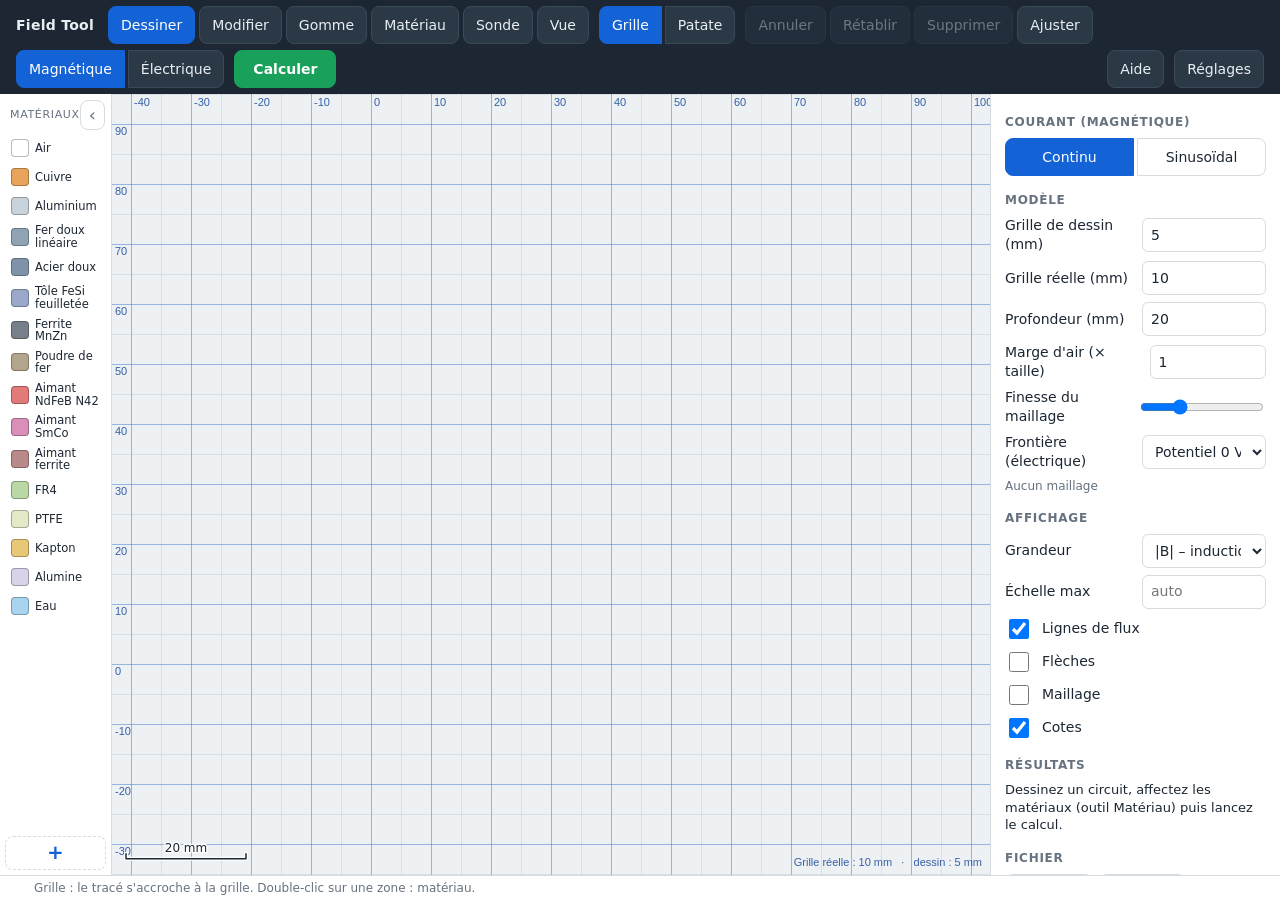
<file: index.html>
<!doctype html>
<html lang="fr">
<head>
<meta charset="utf-8">
<meta name="viewport" content="width=device-width, initial-scale=1, maximum-scale=1, user-scalable=no, viewport-fit=cover">
<meta name="apple-mobile-web-app-capable" content="yes">
<meta name="mobile-web-app-capable" content="yes">
<meta name="apple-mobile-web-app-title" content="Field Tool">
<meta name="apple-mobile-web-app-status-bar-style" content="black-translucent">
<meta name="theme-color" content="#1c2733">
<title>Field Tool</title>
<link rel="manifest" href="manifest.webmanifest">
<link rel="apple-touch-icon" href="icons/apple-touch-icon.png">
<link rel="stylesheet" href="style.css">
<script>
  // Mode hors connexion (uniquement servi en http/https, ignoré en double-clic file://)
  if ("serviceWorker" in navigator && /^https?:$/.test(location.protocol))
    addEventListener("load", () => navigator.serviceWorker.register("sw.js").catch(() => {}));
</script>
</head>
<body>
<header id="bar">
  <div class="brand">Field Tool</div>
  <div class="grp" id="tools">
    <button data-tool="draw" class="on" title="Tracer à main levée (D)">Dessiner</button>
    <button data-tool="edit" title="Sélectionner une arête, déplacer un sommet (S)">Modifier</button>
    <button data-tool="erase" title="Effacer les arêtes touchées (E)">Gomme</button>
    <button data-tool="mat" title="Toucher une zone pour choisir son matériau (M)">Matériau</button>
    <button data-tool="probe" title="Lire les valeurs du champ (P)">Sonde</button>
    <button data-tool="pan" title="Déplacer la vue">Vue</button>
  </div>
  <div class="grp seg" id="dmode" title="Mode de tracé (G, ou bouton du stylet)">
    <button data-dm="grid" class="on" title="Le tracé s'accroche à la grille en droites, arcs et cercles">Grille</button>
    <button data-dm="free" title="Le tracé est gardé tel quel">Patate</button>
  </div>
  <div class="grp">
    <button id="btnUndo" title="Annuler (Ctrl+Z)">Annuler</button>
    <button id="btnRedo" title="Rétablir (Ctrl+Y)">Rétablir</button>
    <button id="btnDel" title="Supprimer l'arête sélectionnée" disabled>Supprimer</button>
    <button id="btnFit" title="Ajuster la vue au dessin">Ajuster</button>
  </div>
  <div class="grp seg" id="phys">
    <button data-phys="mag" class="on">Magnétique</button>
    <button data-phys="elec">Électrique</button>
  </div>
  <button id="btnSolve" class="primary">Calculer</button>
  <div class="spacer"></div>
  <a id="btnHelp" class="btn" href="aide.html" title="Mode d'emploi">Aide</a>
  <button id="btnPanel" title="Afficher / masquer le panneau">Réglages</button>
</header>

<main>
  <aside id="palette" aria-label="Palette de matériaux">
    <div class="palHead"><span>Matériaux</span><button id="palHide" title="Masquer la palette">‹</button></div>
    <div id="palList"></div>
    <button id="palAdd" title="Créer un matériau">+</button>
  </aside>
  <div id="wrap">
    <canvas id="gl"></canvas>
    <canvas id="cv"></canvas>
    <div id="readout" hidden></div>
    <div id="toast" hidden></div>
    <button id="palShow" title="Afficher la palette de matériaux" hidden>Matériaux ›</button>
  </div>
  <aside id="panel">
    <section id="secAC">
      <h2>Courant (magnétique)</h2>
      <div class="grp seg" id="acMode">
        <button type="button" data-ac="0" class="on">Continu</button>
        <button type="button" data-ac="1">Sinusoïdal</button>
      </div>
      <label id="lbFreq">Fréquence (Hz) <input id="inFreq" type="number" min="0.001" step="any" inputmode="decimal"></label>
      <p class="hint" id="acHint">Amplitudes crête. Les zones conductrices sans source sont le siège de courants induits.</p>
    </section>
    <section>
      <h2>Modèle</h2>
      <label>Grille de dessin (mm) <input id="inGrid" type="number" min="0.01" step="any" inputmode="decimal" title="Pas d'accrochage des segments et des arcs"></label>
      <label>Grille réelle (mm) <input id="inGridReal" type="number" min="0.01" step="any" inputmode="decimal" title="Quadrillage gradué en millimètres, pour lire les dimensions"></label>
      <label>Profondeur (mm) <input id="inDepth" type="number" min="0.01" step="any" inputmode="decimal"></label>
      <label>Marge d'air (× taille) <input id="inMargin" type="number" min="0.2" max="10" step="0.1" inputmode="decimal"></label>
      <label>Finesse du maillage <input id="inMesh" type="range" min="15" max="100" step="5"></label>
      <label>Frontière (électrique)
        <select id="inBc"><option value="V0">Potentiel 0 V</option><option value="none">Isolée</option></select>
      </label>
      <p class="hint" id="meshInfo">Aucun maillage</p>
    </section>
    <section>
      <h2>Affichage</h2>
      <label>Grandeur <select id="inQty"></select></label>
      <label>Échelle max <input id="inMax" type="number" step="any" placeholder="auto" inputmode="decimal"></label>
      <div id="acDisp" hidden>
        <label>Instant ωt <span class="val" id="phaseVal">0°</span> <input id="inPhase" type="range" min="0" max="360" step="5" value="0"></label>
        <label class="chk"><input id="ckAnim" type="checkbox"> Animer (lignes et flèches)</label>
      </div>
      <label class="chk"><input id="ckLines" type="checkbox" checked> Lignes de champ</label>
      <label class="chk"><input id="ckArrows" type="checkbox"> Flèches</label>
      <label class="chk"><input id="ckMesh" type="checkbox"> Maillage</label>
      <label class="chk"><input id="ckDims" type="checkbox" checked> Cotes</label>
    </section>
    <section>
      <h2>Résultats</h2>
      <div id="results" class="results">Dessinez un circuit, affectez les matériaux puis lancez le calcul.</div>
    </section>
    <section>
      <h2>Fichier</h2>
      <div class="btns">
        <button id="btnNew">Nouveau</button>
        <button id="btnExample">Exemple</button>
        <button id="btnSave">Enregistrer</button>
        <button id="btnOpen">Ouvrir</button>
      </div>
      <h2>Image de fond (Freeform, photo…)</h2>
      <div class="btns">
        <button id="btnImg">Importer</button>
        <button id="btnCalib" disabled>Mettre à l'échelle</button>
        <button id="btnImgDel" disabled>Retirer</button>
      </div>
      <label>Opacité <input id="inAlpha" type="range" min="0.1" max="1" step="0.05" value="0.5"></label>
      <input id="fileOpen" type="file" accept=".json,application/json" hidden>
      <input id="fileImg" type="file" accept="image/*" hidden>
    </section>
  </aside>
</main>
<footer id="status"><span id="stPos"></span><span id="stMsg"></span></footer>

<dialog id="dlg">
  <form method="dialog" id="dlgForm">
    <h2>Propriétés de la zone</h2>
    <label>Matériau <select id="dMat"></select></label>
    <details id="dCustom">
      <summary>Créer un matériau personnalisé</summary>
      <label>Nom <input id="cName" type="text" placeholder="Mon matériau"></label>
      <label>µr (perméabilité relative) <input id="cMur" type="number" step="any" value="1000"></label>
      <label>Js saturation (T, 0 = linéaire) <input id="cJs" type="number" step="any" value="0"></label>
      <label>Br aimant (T, 0 = aucun) <input id="cBr" type="number" step="any" value="0"></label>
      <label>εr (permittivité relative) <input id="cEps" type="number" step="any" value="1"></label>
      <label>Conductivité σ (MS/m, 0 = isolant) <input id="cSig" type="number" step="any" value="0"></label>
      <button type="button" id="cAdd">Ajouter ce matériau</button>
    </details>
    <fieldset id="dMagnet">
      <legend>Aimantation</legend>
      <label>Direction (°, 0 = +x, 90 = +y) <input id="dAngle" type="number" step="any" value="0"></label>
      <div class="btns"><button type="button" data-ang="0">→</button><button type="button" data-ang="90">↑</button><button type="button" data-ang="180">←</button><button type="button" data-ang="270">↓</button></div>
    </fieldset>
    <fieldset id="dFsMag">
      <legend>Source magnétique</legend>
      <label>Type <select id="dSrc"><option value="none">Aucune</option><option value="NI">Bobine : ampères-tours (A·t)</option><option value="J">Bobine : densité de courant (A/mm²)</option><option value="I">Conducteur massif : courant (A)</option></select></label>
      <label>Valeur (+ = sortant ⊙, − = entrant ⊗) <input id="dSrcVal" type="number" step="any" value="0"></label>
      <label id="dPhaseL">Phase (°) <input id="dPhase" type="number" step="any" value="0"></label>
      <p class="hint" id="dSrcHint"></p>
    </fieldset>
    <fieldset id="dFsElec">
      <legend>Source électrique</legend>
      <label>Type <select id="dElec"><option value="none">Aucune</option><option value="V">Potentiel imposé (V)</option><option value="rho">Densité de charge (C/m³)</option></select></label>
      <label>Valeur <input id="dElecVal" type="number" step="any" value="0"></label>
    </fieldset>
    <div class="btns end">
      <button type="button" id="dReset">Remettre en air</button>
      <button type="button" id="dCancel">Annuler</button>
      <button type="button" id="dOk" class="primary">Valider</button>
    </div>
  </form>
</dialog>

<dialog id="dNew">
  <form method="dialog">
    <h2>Nouveau matériau</h2>
    <label>Nom <input id="nName" type="text" placeholder="Mon matériau"></label>
    <label>Couleur <input id="nColor" type="color" value="#c7b8ea"></label>
    <label>µr (perméabilité relative) <input id="nMur" type="number" step="any" value="1000" inputmode="decimal"></label>
    <label>Js saturation (T, 0 = linéaire) <input id="nJs" type="number" step="any" value="0" inputmode="decimal"></label>
    <label>Br aimant (T, 0 = aucun) <input id="nBr" type="number" step="any" value="0" inputmode="decimal"></label>
    <label>εr (permittivité relative) <input id="nEps" type="number" step="any" value="1" inputmode="decimal"></label>
    <label>Conductivité σ (MS/m, 0 = isolant) <input id="nSig" type="number" step="any" value="0" inputmode="decimal"></label>
    <div class="btns end">
      <button type="button" id="nCancel">Annuler</button>
      <button type="button" id="nOk" class="primary">Créer</button>
    </div>
  </form>
</dialog>

<dialog id="ask">
  <form method="dialog">
    <p id="askMsg"></p>
    <input id="askIn" type="number" step="any" inputmode="decimal" hidden>
    <textarea id="askTxt" rows="8" spellcheck="false" hidden></textarea>
    <div class="btns end" id="askBtns"></div>
  </form>
</dialog>

<script src="js/materials.js"></script>
<script src="js/geometry.js"></script>
<script src="js/mesher.js"></script>
<script src="js/fem.js"></script>
<script src="js/app.js"></script>
</body>
</html>
</file>
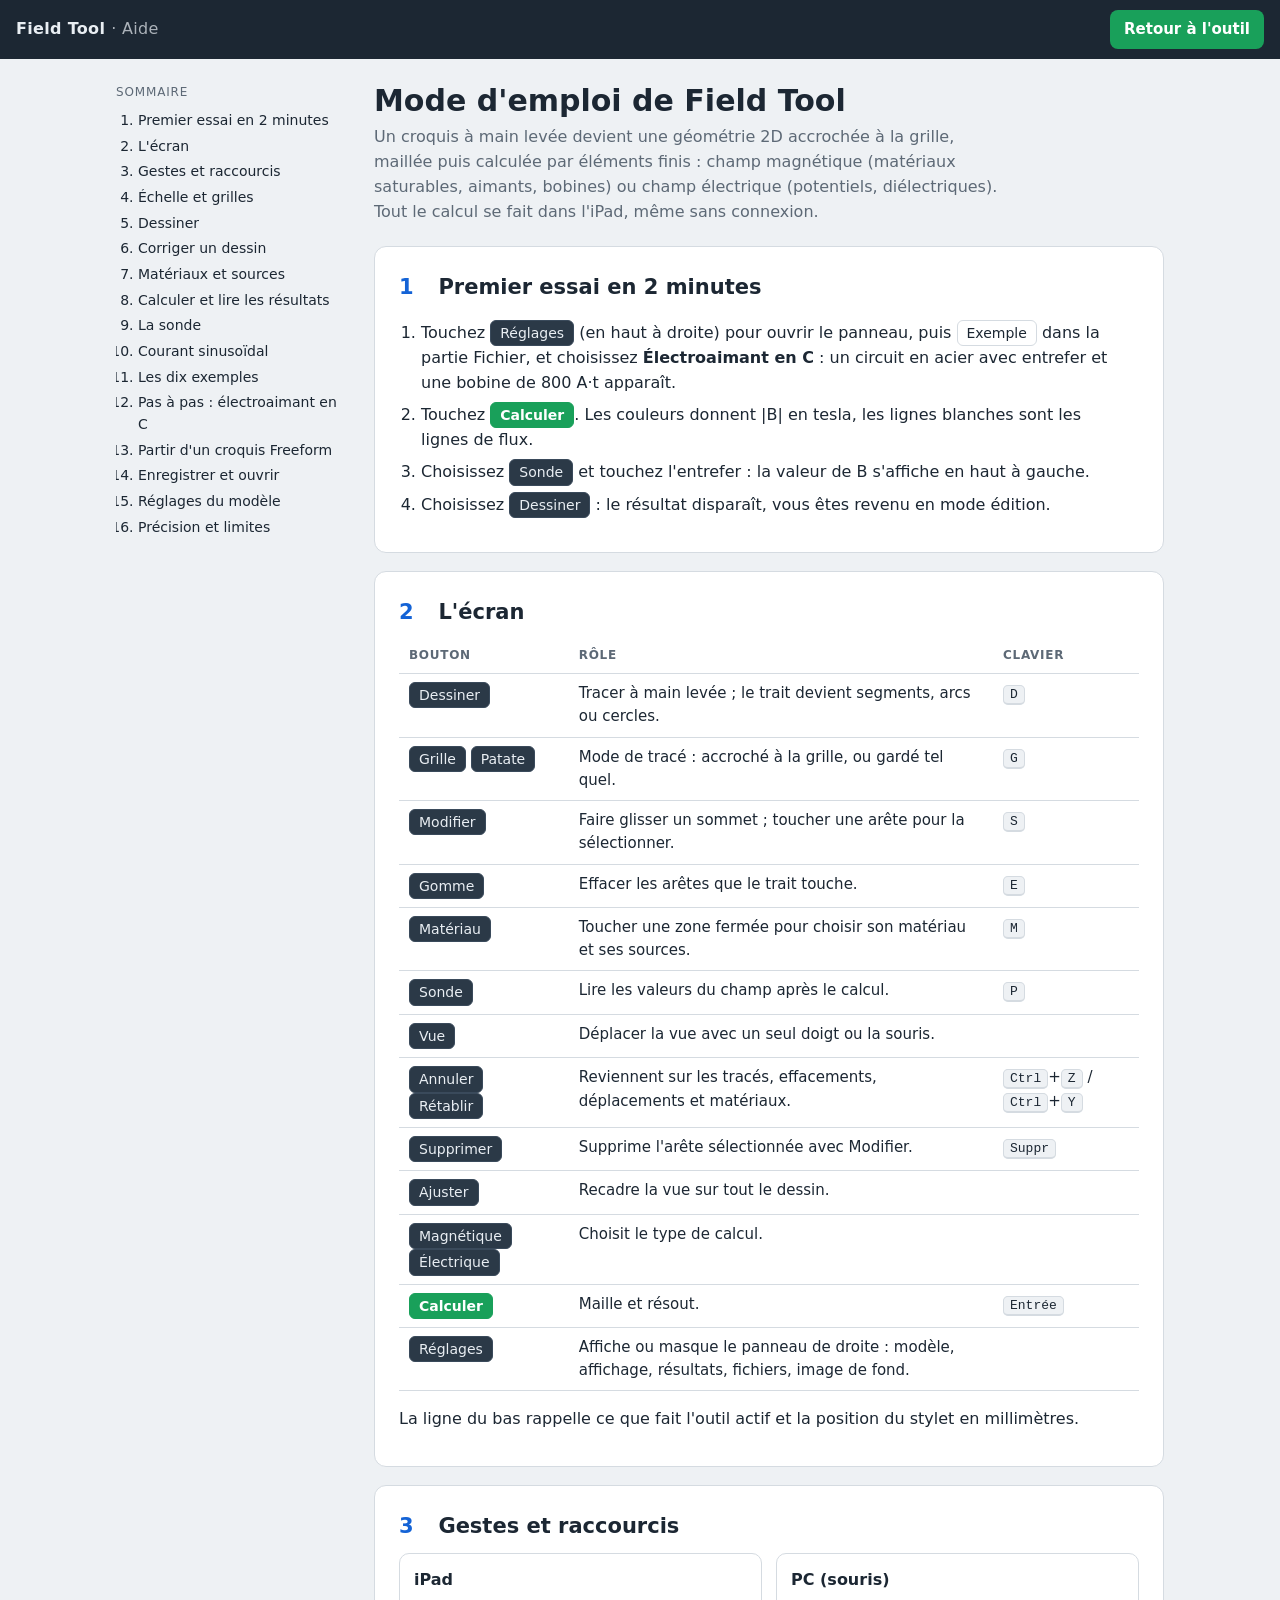
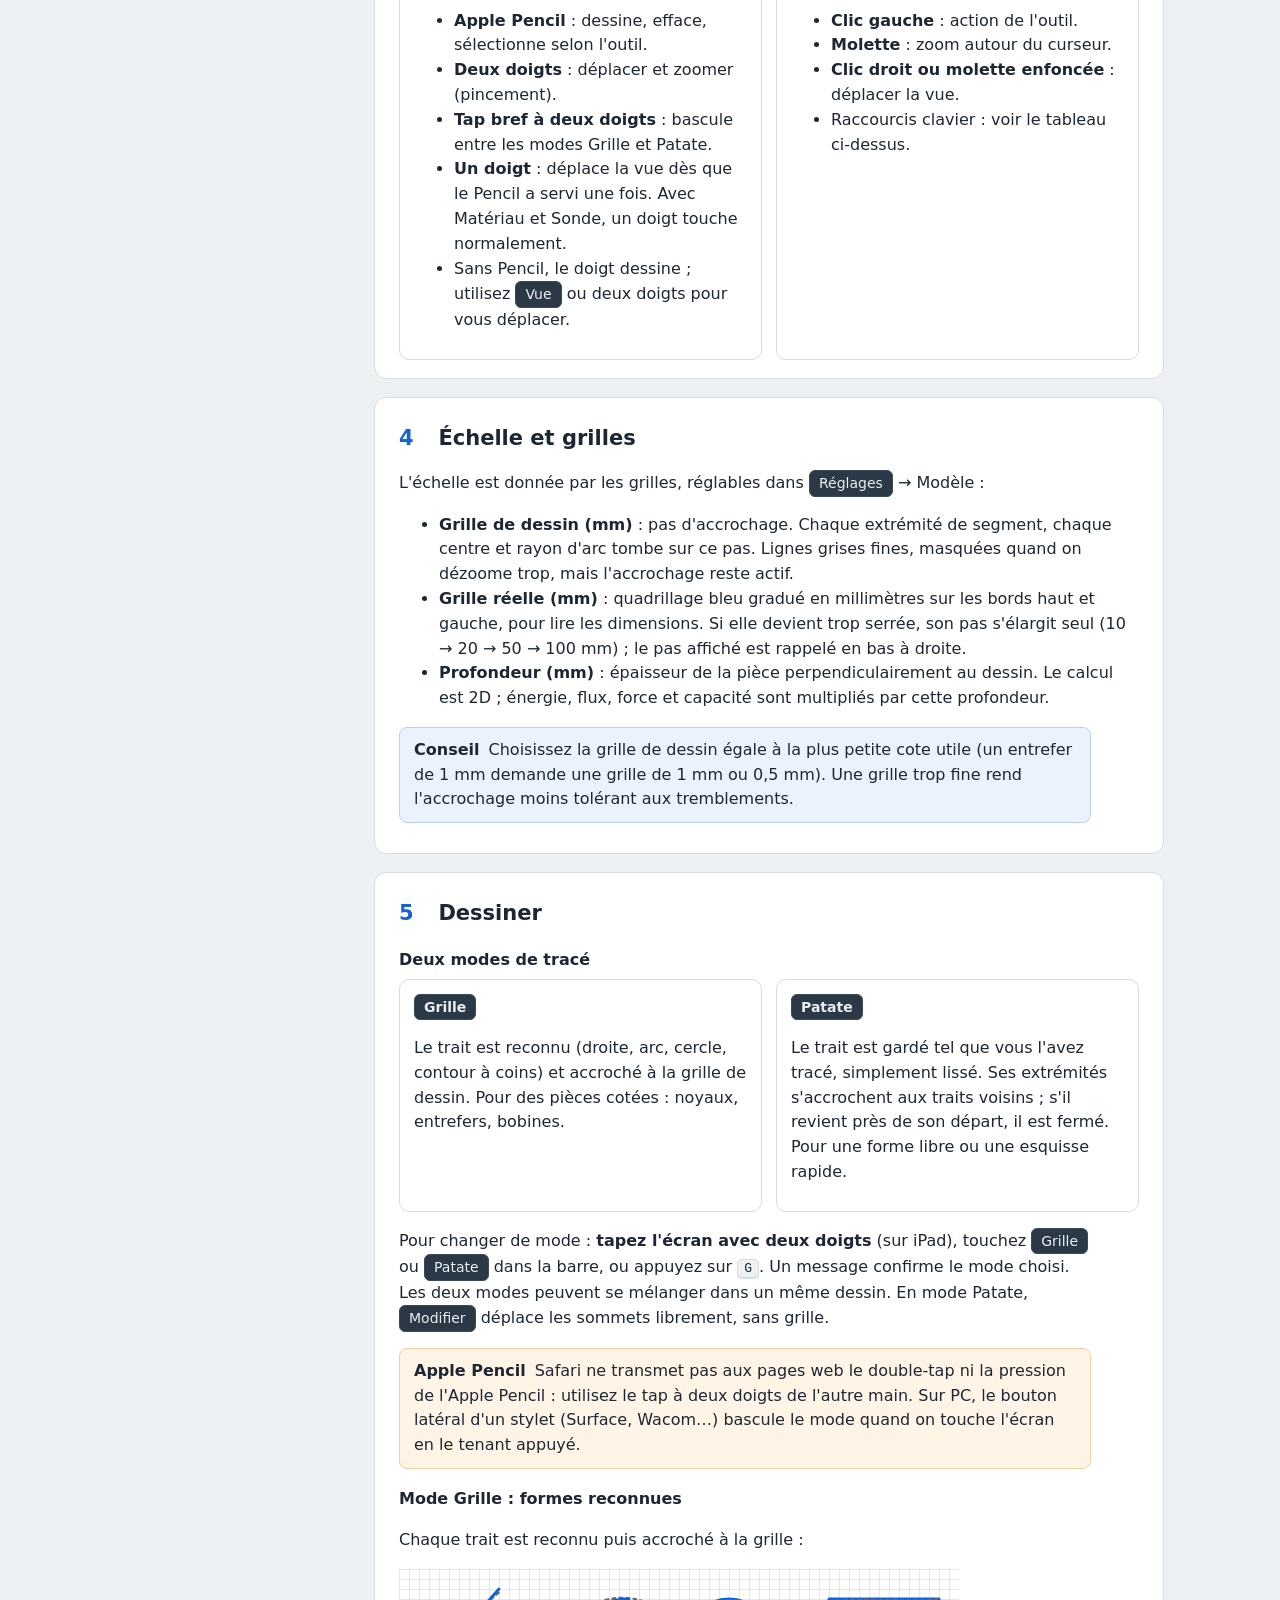
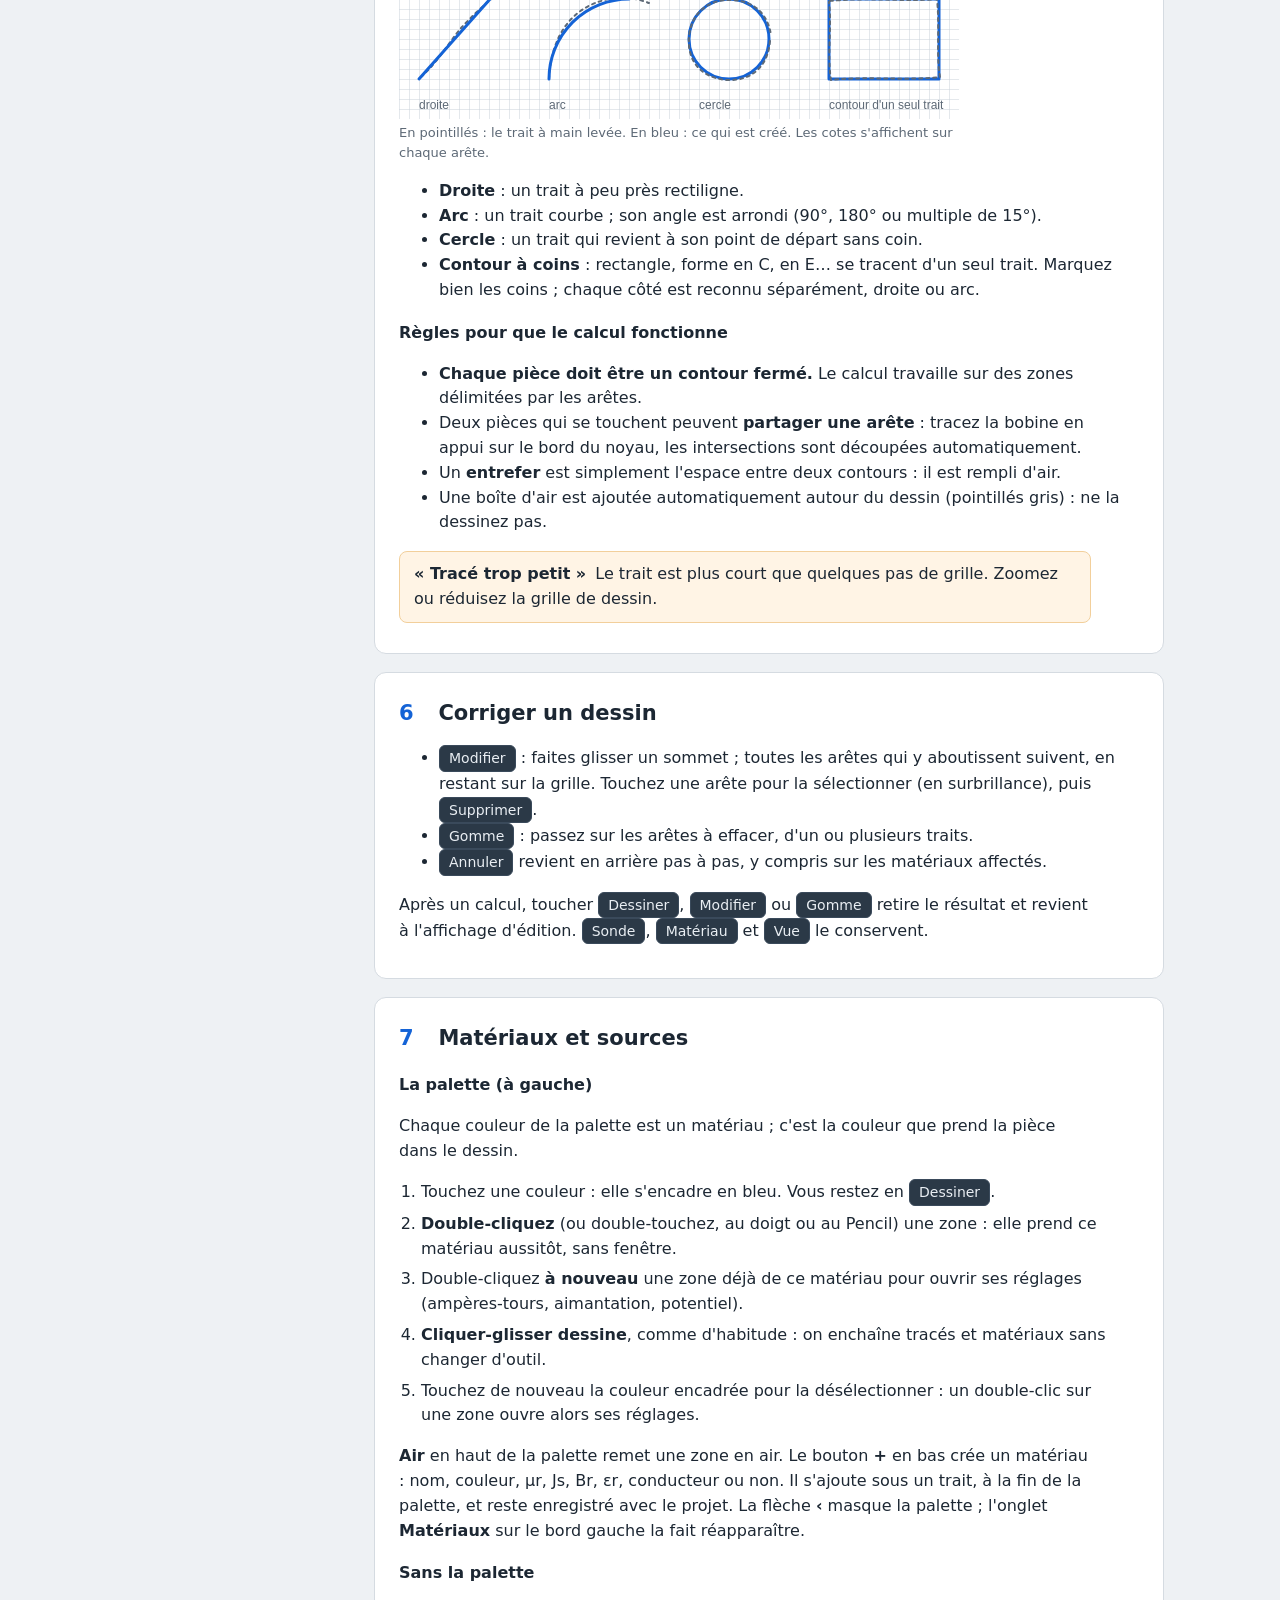
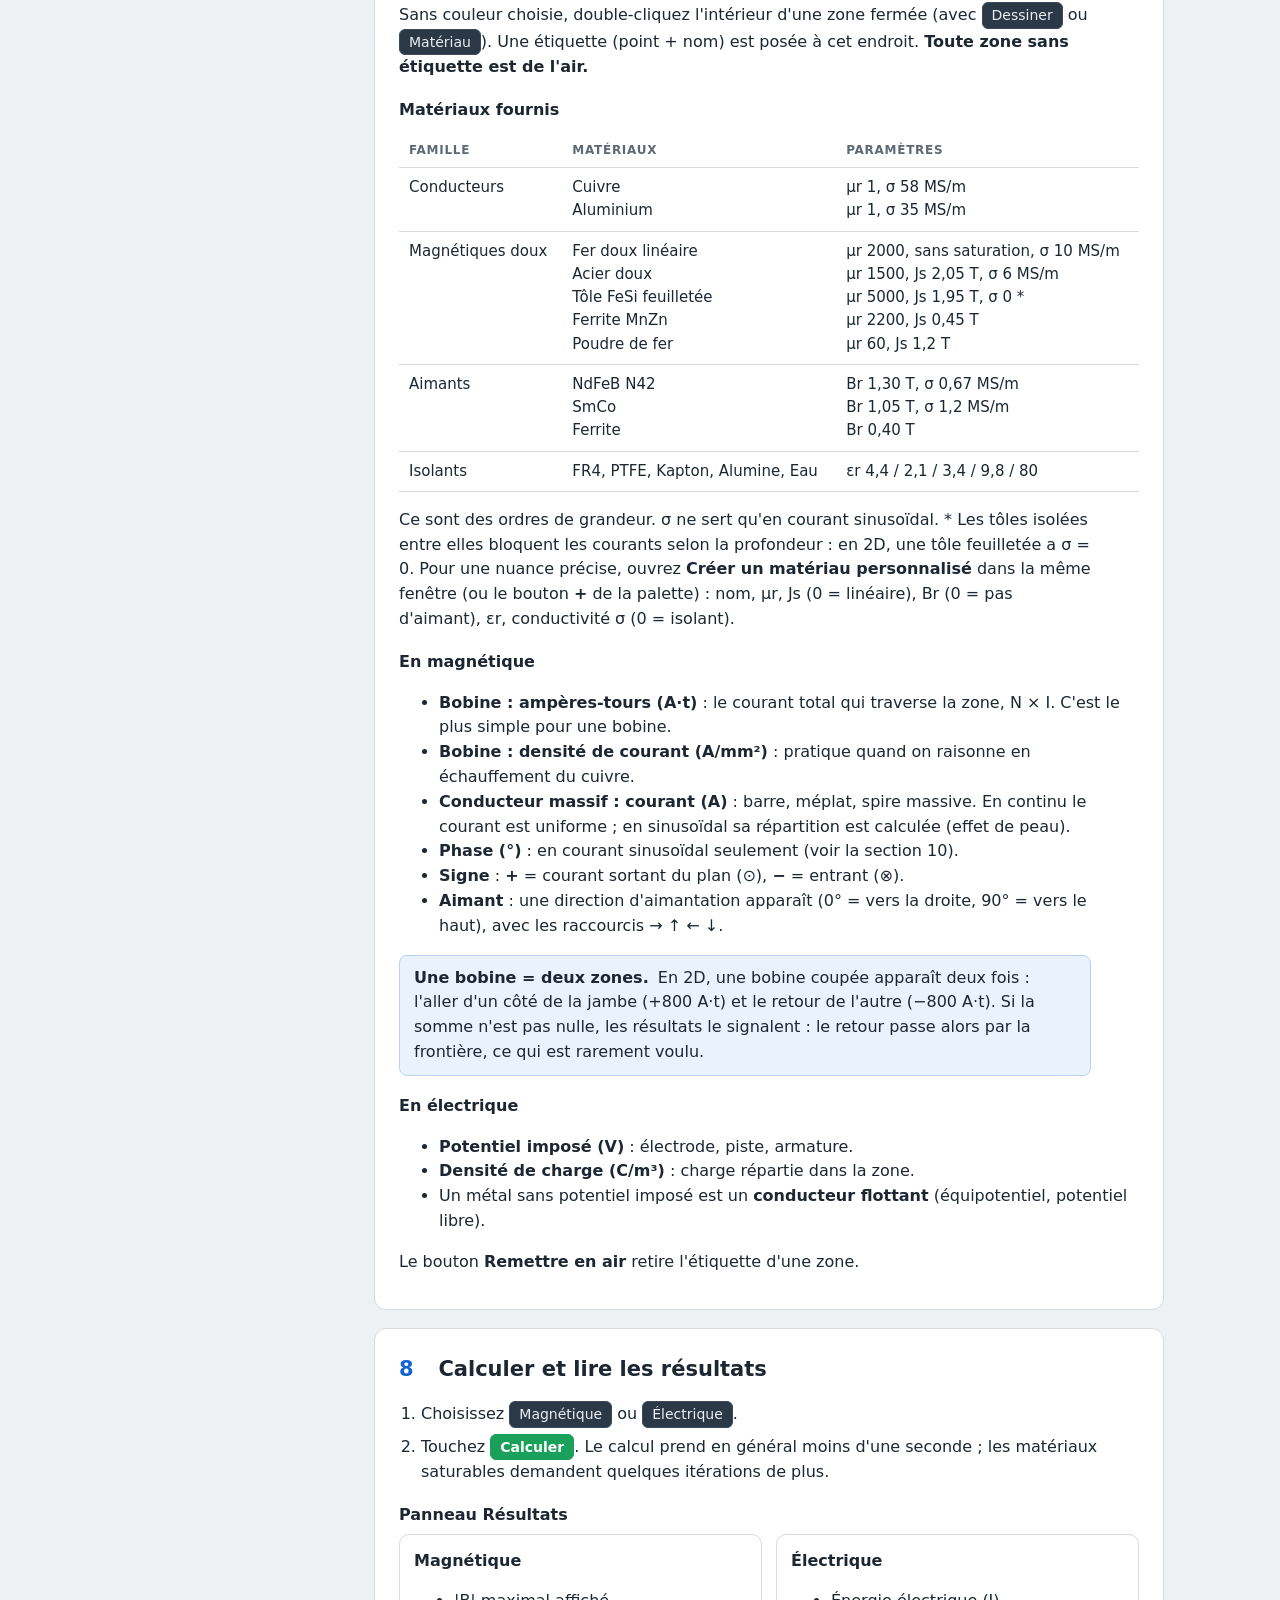
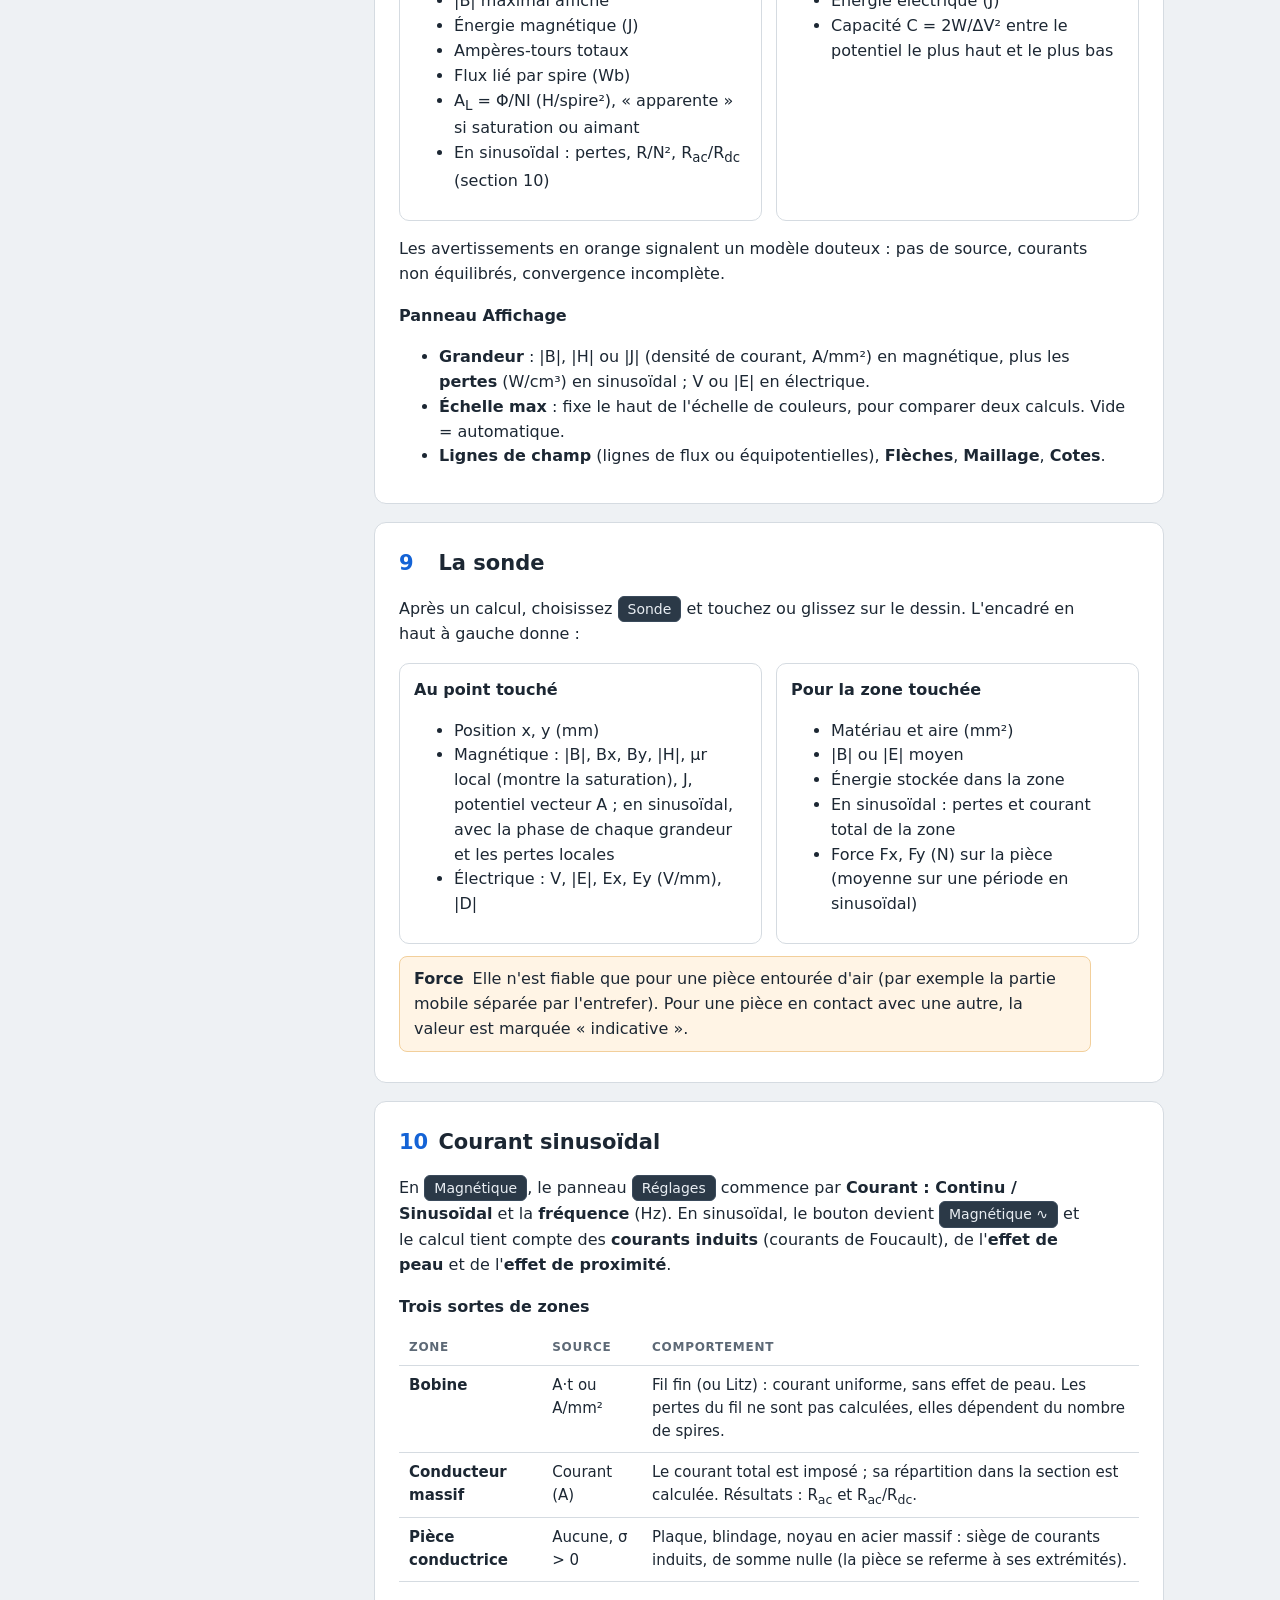
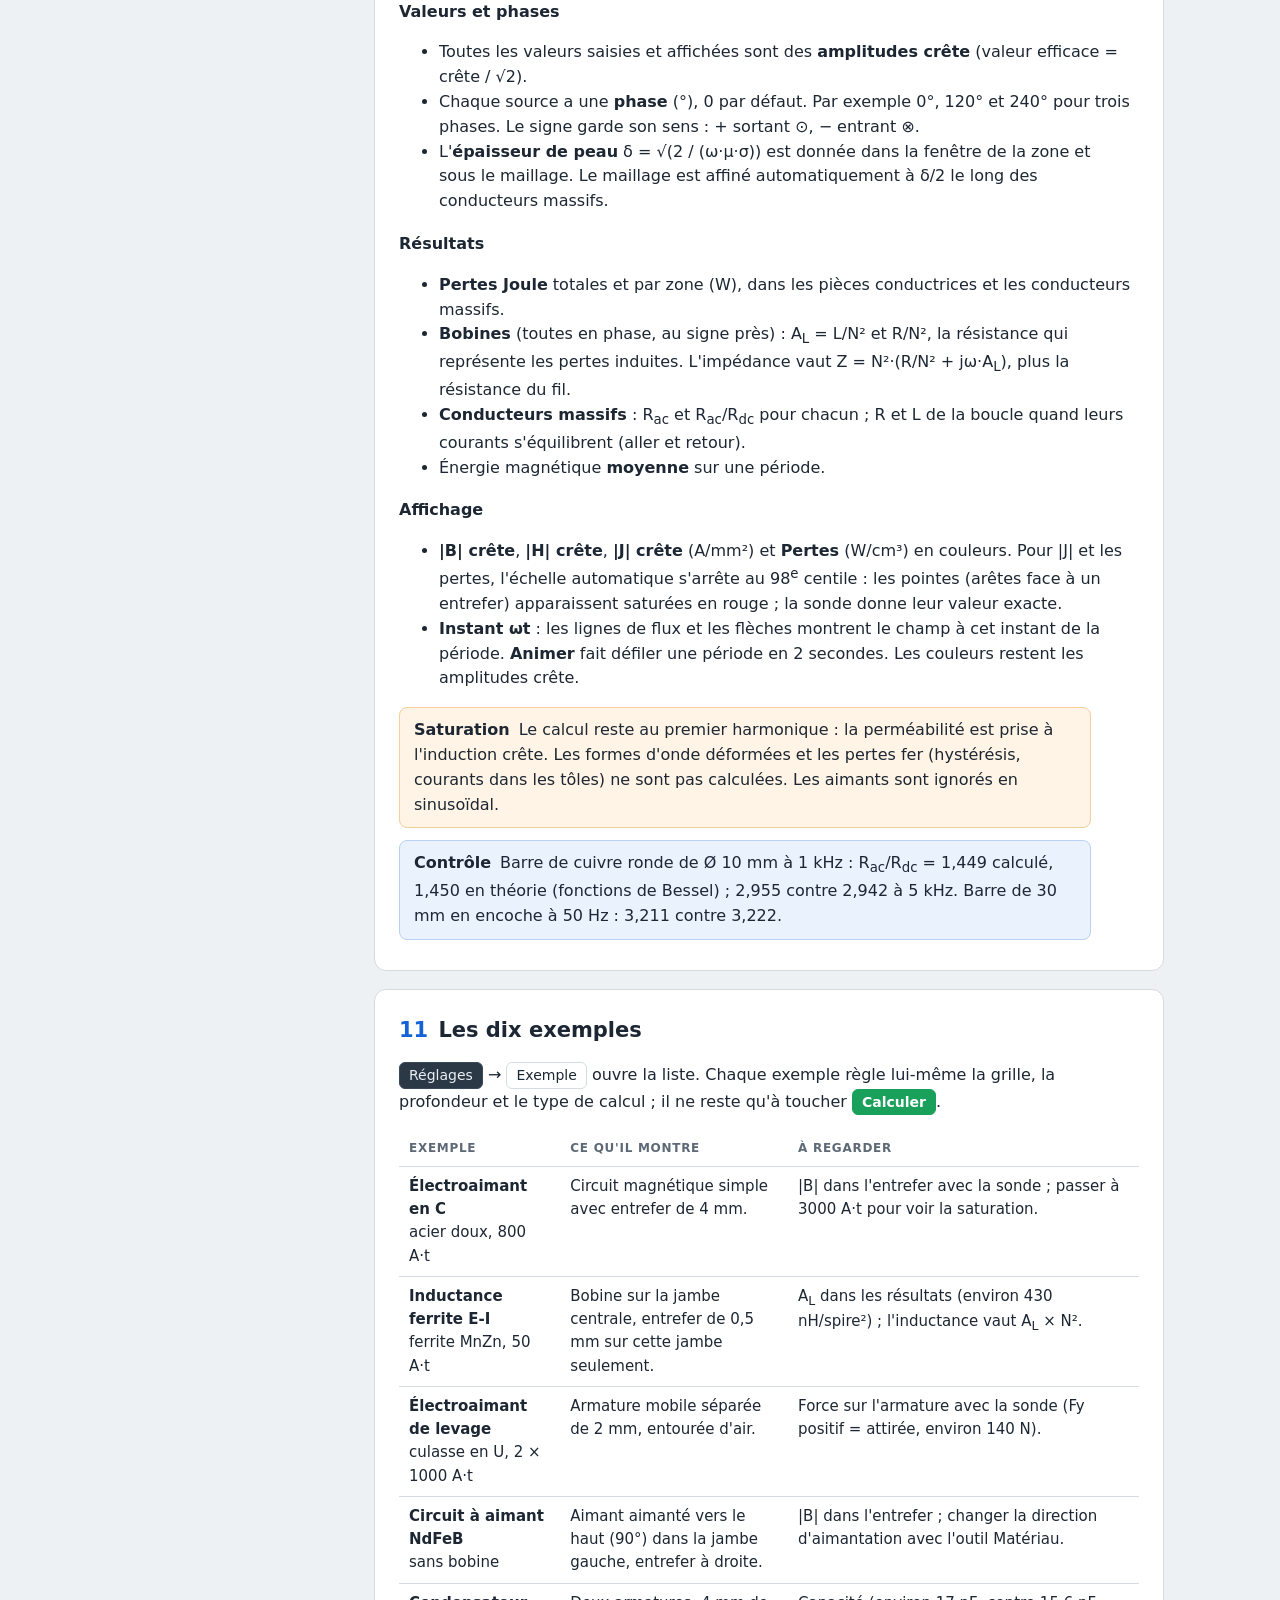
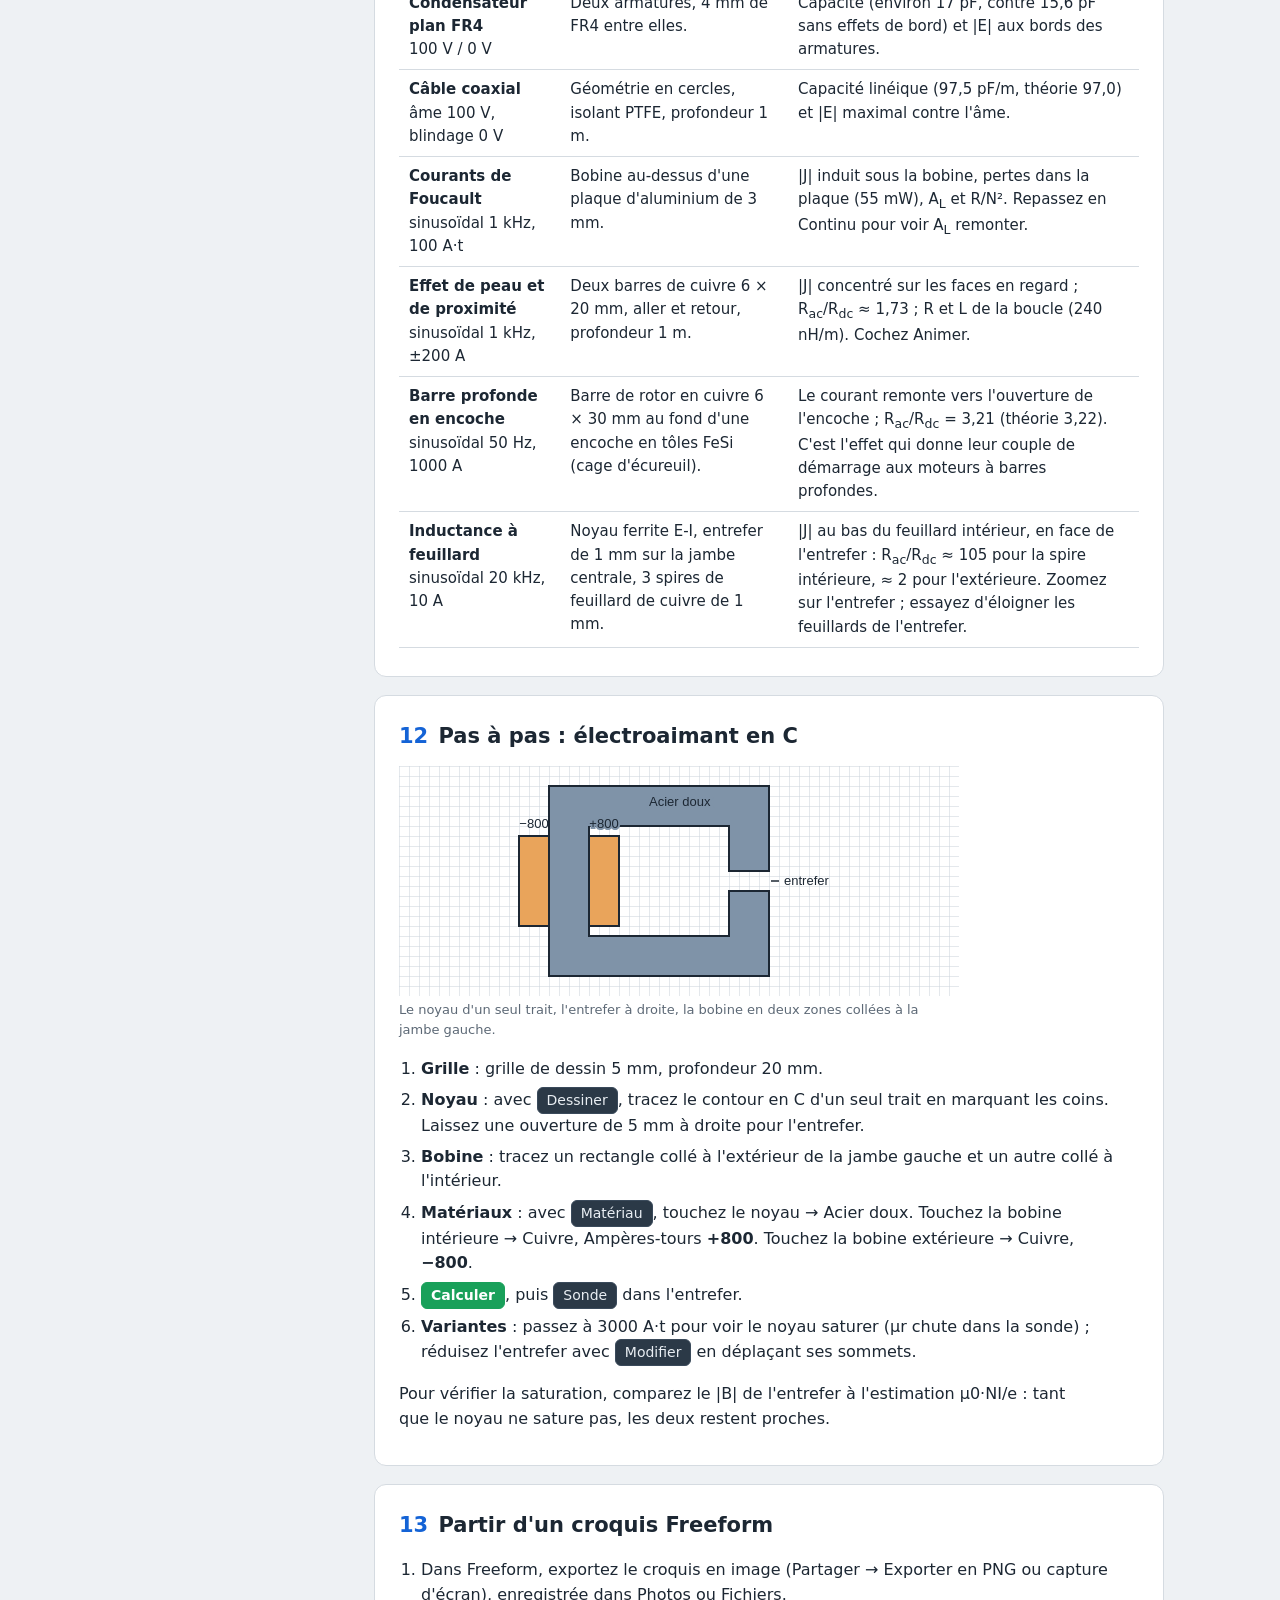
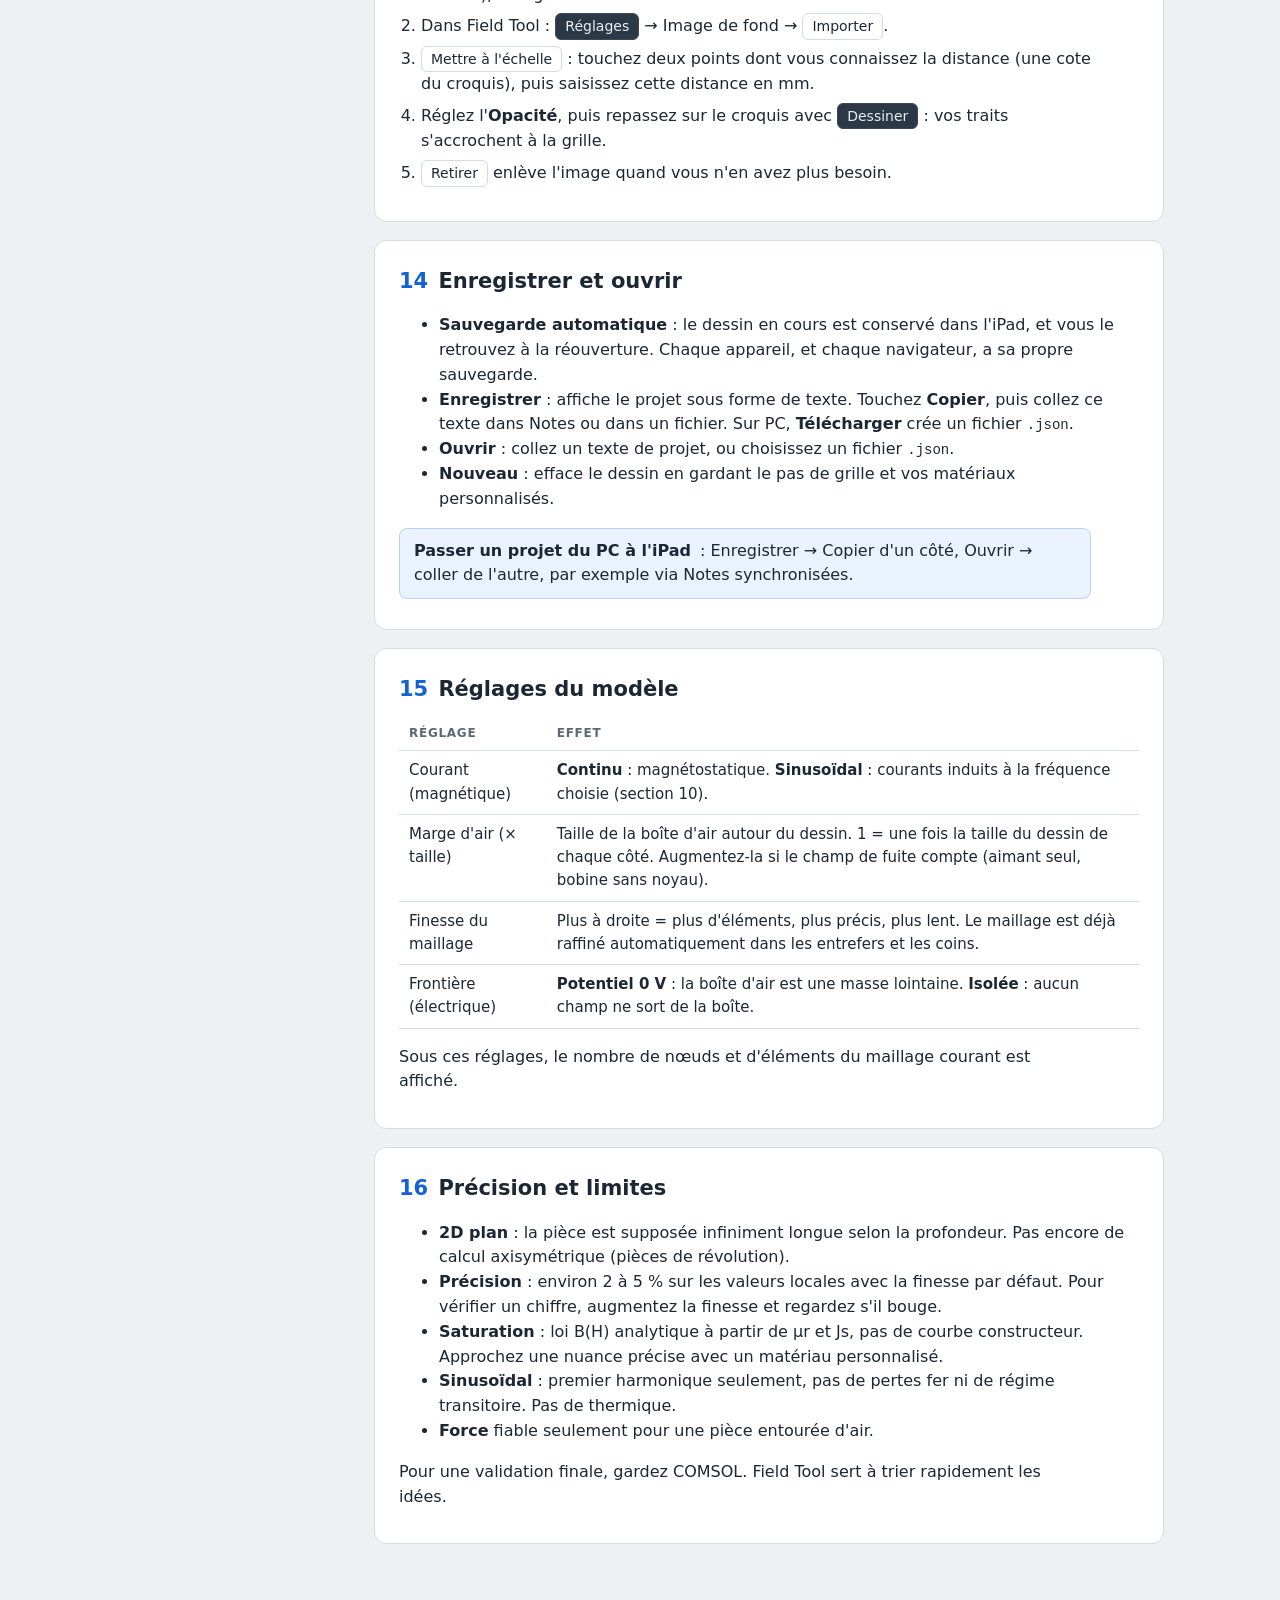
<file: aide.html>
<!doctype html>
<html lang="fr">
<head>
<meta charset="utf-8">
<meta name="viewport" content="width=device-width, initial-scale=1, viewport-fit=cover">
<meta name="theme-color" content="#1c2733">
<title>Field Tool – Aide</title>
<link rel="apple-touch-icon" href="icons/apple-touch-icon.png">
<style>
:root {
  --bg: #eef1f4; --paper: #ffffff; --ink: #1c2733; --mute: #5d6976; --line: #d5dbe1;
  --accent: #1463d6; --bar: #1c2733; --bar-ink: #e9eef3; --chip: #2b3947; --chip-line: #3a4a5b;
  --go: #19a05a; --tip-bg: #eaf2fe; --tip-line: #b9d1f6; --warn-bg: #fff4e5; --warn-line: #f2cf9b;
  --steel: #7f93a8; --cu: #e9a45b; --field: #1463d6; --grid: #c9d1da;
  color-scheme: light;
}
@media (prefers-color-scheme: dark) { :root:not([data-theme="light"]) {
  --bg: #11171e; --paper: #19212b; --ink: #e3e9ef; --mute: #9aa7b4; --line: #2c3946;
  --accent: #6ea8ff; --tip-bg: #172a45; --tip-line: #284a78; --warn-bg: #33270f; --warn-line: #6b5120;
  --grid: #2f3b48; color-scheme: dark;
} }
:root[data-theme="dark"] {
  --bg: #11171e; --paper: #19212b; --ink: #e3e9ef; --mute: #9aa7b4; --line: #2c3946;
  --accent: #6ea8ff; --tip-bg: #172a45; --tip-line: #284a78; --warn-bg: #33270f; --warn-line: #6b5120;
  --grid: #2f3b48; color-scheme: dark;
}
* { box-sizing: border-box; }
html { -webkit-text-size-adjust: 100%; scroll-padding-top: 70px; }
body {
  margin: 0; background: var(--bg); color: var(--ink);
  font: 16px/1.55 -apple-system, "Segoe UI", system-ui, Roboto, sans-serif;
}
header {
  position: sticky; top: 0; z-index: 2; background: var(--bar); color: var(--bar-ink);
  padding-top: max(10px, env(safe-area-inset-top, 0px)); padding-bottom: 10px;
  padding-left: max(16px, env(safe-area-inset-left, 0px)); padding-right: max(16px, env(safe-area-inset-right, 0px));
  display: flex; align-items: center; gap: 12px;
}
header .brand { font-weight: 700; letter-spacing: .02em; }
header .brand span { font-weight: 400; opacity: .7; }
header a.back {
  margin-left: auto; color: #fff; background: var(--go); text-decoration: none; font-weight: 600;
  padding: 8px 14px; border-radius: 8px; white-space: nowrap; font-size: 15px;
}
.layout {
  max-width: 1080px; margin: 0 auto; display: grid; grid-template-columns: 230px minmax(0, 1fr); gap: 28px;
  padding-block: 24px 60px;
  padding-left: max(16px, env(safe-area-inset-left, 0px)); padding-right: max(16px, env(safe-area-inset-right, 0px));
}
nav.toc { position: sticky; top: 76px; align-self: start; font-size: 14px; max-height: calc(100vh - 96px); overflow-y: auto; }
nav.toc p { margin: 0 0 8px; font-size: 12px; text-transform: uppercase; letter-spacing: .07em; color: var(--mute); }
nav.toc ol { margin: 0; padding-left: 22px; display: grid; gap: 4px; }
nav.toc a { color: var(--ink); text-decoration: none; }
nav.toc a:hover { color: var(--accent); }
main { min-width: 0; }
section {
  background: var(--paper); border: 1px solid var(--line); border-radius: 12px;
  padding: 6px 24px 18px; margin-bottom: 18px;
}
h1 { font-size: 30px; line-height: 1.2; margin: 0 0 6px; text-wrap: balance; }
.lede { color: var(--mute); margin: 0 0 22px; max-width: 62ch; }
h2 { font-size: 21px; margin: 18px 0 10px; text-wrap: balance; display: flex; gap: 10px; align-items: baseline; }
h2 .n { color: var(--accent); font-variant-numeric: tabular-nums; min-width: 1.4em; }
h3 { font-size: 16px; margin: 18px 0 6px; }
p, li { max-width: 68ch; }
ol.steps { padding-left: 22px; }
ol.steps li { margin: 6px 0; }
.chip {
  display: inline-block; padding: 1px 9px; border-radius: 6px; background: var(--chip); color: var(--bar-ink);
  border: 1px solid var(--chip-line); font-size: 14px; white-space: nowrap; line-height: 1.6;
}
.chip.go { background: var(--go); border-color: var(--go); color: #fff; font-weight: 600; }
.chip.light { background: var(--paper); color: var(--ink); border-color: var(--line); }
kbd {
  font: 13px ui-monospace, Menlo, Consolas, monospace; padding: 1px 6px; border-radius: 5px;
  border: 1px solid var(--line); border-bottom-width: 2px; background: var(--bg);
}
.tbl { overflow-x: auto; margin: 10px 0; }
table { border-collapse: collapse; width: 100%; font-size: 15px; }
th, td { text-align: left; vertical-align: top; padding: 8px 10px; border-bottom: 1px solid var(--line); }
th { font-size: 12px; text-transform: uppercase; letter-spacing: .06em; color: var(--mute); font-weight: 600; }
td.num { font-variant-numeric: tabular-nums; white-space: nowrap; }
.tip, .warn { border-radius: 8px; padding: 10px 14px; margin: 12px 0; max-width: 68ch; }
.tip { background: var(--tip-bg); border: 1px solid var(--tip-line); }
.warn { background: var(--warn-bg); border: 1px solid var(--warn-line); }
.tip b:first-child, .warn b:first-child { margin-right: 4px; }
figure { margin: 14px 0; }
figure svg { width: 100%; max-width: 560px; height: auto; display: block; }
figcaption { font-size: 13px; color: var(--mute); margin-top: 4px; max-width: 68ch; }
.grid2 { display: grid; grid-template-columns: repeat(auto-fit, minmax(240px, 1fr)); gap: 14px; }
.card { border: 1px solid var(--line); border-radius: 10px; padding: 4px 14px 10px; }
.card h3 { margin-top: 10px; }
code { font: 14px ui-monospace, Menlo, Consolas, monospace; }
@media (max-width: 820px) {
  .layout { grid-template-columns: minmax(0, 1fr); }
  nav.toc { position: static; max-height: none; background: var(--paper); border: 1px solid var(--line); border-radius: 12px; padding: 12px 16px; }
  section { padding: 4px 16px 14px; }
  h1 { font-size: 25px; }
}
</style>
</head>
<body>
<header>
  <div class="brand">Field Tool <span>· Aide</span></div>
  <a class="back" id="back" href="./">Retour à l'outil</a>
</header>

<div class="layout">
<nav class="toc" aria-label="Sommaire">
  <p>Sommaire</p>
  <ol>
    <li><a href="#essai">Premier essai en 2 minutes</a></li>
    <li><a href="#ecran">L'écran</a></li>
    <li><a href="#gestes">Gestes et raccourcis</a></li>
    <li><a href="#echelle">Échelle et grilles</a></li>
    <li><a href="#dessin">Dessiner</a></li>
    <li><a href="#corriger">Corriger un dessin</a></li>
    <li><a href="#materiaux">Matériaux et sources</a></li>
    <li><a href="#calcul">Calculer et lire les résultats</a></li>
    <li><a href="#sonde">La sonde</a></li>
    <li><a href="#ac">Courant sinusoïdal</a></li>
    <li><a href="#exemples">Les dix exemples</a></li>
    <li><a href="#exemple">Pas à pas : électroaimant en C</a></li>
    <li><a href="#croquis">Partir d'un croquis Freeform</a></li>
    <li><a href="#fichiers">Enregistrer et ouvrir</a></li>
    <li><a href="#reglages">Réglages du modèle</a></li>
    <li><a href="#limites">Précision et limites</a></li>
  </ol>
</nav>

<main>
<h1>Mode d'emploi de Field Tool</h1>
<p class="lede">Un croquis à main levée devient une géométrie 2D accrochée à la grille, maillée puis calculée par éléments finis : champ magnétique (matériaux saturables, aimants, bobines) ou champ électrique (potentiels, diélectriques). Tout le calcul se fait dans l'iPad, même sans connexion.</p>

<section id="essai">
  <h2><span class="n">1</span>Premier essai en 2 minutes</h2>
  <ol class="steps">
    <li>Touchez <span class="chip">Réglages</span> (en haut à droite) pour ouvrir le panneau, puis <span class="chip light">Exemple</span> dans la partie Fichier, et choisissez <b>Électroaimant en C</b> : un circuit en acier avec entrefer et une bobine de 800 A·t apparaît.</li>
    <li>Touchez <span class="chip go">Calculer</span>. Les couleurs donnent |B| en tesla, les lignes blanches sont les lignes de flux.</li>
    <li>Choisissez <span class="chip">Sonde</span> et touchez l'entrefer : la valeur de B s'affiche en haut à gauche.</li>
    <li>Choisissez <span class="chip">Dessiner</span> : le résultat disparaît, vous êtes revenu en mode édition.</li>
  </ol>
</section>

<section id="ecran">
  <h2><span class="n">2</span>L'écran</h2>
  <div class="tbl"><table>
    <tr><th>Bouton</th><th>Rôle</th><th>Clavier</th></tr>
    <tr><td><span class="chip">Dessiner</span></td><td>Tracer à main levée ; le trait devient segments, arcs ou cercles.</td><td><kbd>D</kbd></td></tr>
    <tr><td><span class="chip">Grille</span> <span class="chip">Patate</span></td><td>Mode de tracé : accroché à la grille, ou gardé tel quel.</td><td><kbd>G</kbd></td></tr>
    <tr><td><span class="chip">Modifier</span></td><td>Faire glisser un sommet ; toucher une arête pour la sélectionner.</td><td><kbd>S</kbd></td></tr>
    <tr><td><span class="chip">Gomme</span></td><td>Effacer les arêtes que le trait touche.</td><td><kbd>E</kbd></td></tr>
    <tr><td><span class="chip">Matériau</span></td><td>Toucher une zone fermée pour choisir son matériau et ses sources.</td><td><kbd>M</kbd></td></tr>
    <tr><td><span class="chip">Sonde</span></td><td>Lire les valeurs du champ après le calcul.</td><td><kbd>P</kbd></td></tr>
    <tr><td><span class="chip">Vue</span></td><td>Déplacer la vue avec un seul doigt ou la souris.</td><td></td></tr>
    <tr><td><span class="chip">Annuler</span> <span class="chip">Rétablir</span></td><td>Reviennent sur les tracés, effacements, déplacements et matériaux.</td><td><kbd>Ctrl</kbd>+<kbd>Z</kbd> / <kbd>Ctrl</kbd>+<kbd>Y</kbd></td></tr>
    <tr><td><span class="chip">Supprimer</span></td><td>Supprime l'arête sélectionnée avec Modifier.</td><td><kbd>Suppr</kbd></td></tr>
    <tr><td><span class="chip">Ajuster</span></td><td>Recadre la vue sur tout le dessin.</td><td></td></tr>
    <tr><td><span class="chip">Magnétique</span> <span class="chip">Électrique</span></td><td>Choisit le type de calcul.</td><td></td></tr>
    <tr><td><span class="chip go">Calculer</span></td><td>Maille et résout.</td><td><kbd>Entrée</kbd></td></tr>
    <tr><td><span class="chip">Réglages</span></td><td>Affiche ou masque le panneau de droite : modèle, affichage, résultats, fichiers, image de fond.</td><td></td></tr>
  </table></div>
  <p>La ligne du bas rappelle ce que fait l'outil actif et la position du stylet en millimètres.</p>
</section>

<section id="gestes">
  <h2><span class="n">3</span>Gestes et raccourcis</h2>
  <div class="grid2">
    <div class="card">
      <h3>iPad</h3>
      <ul>
        <li><b>Apple Pencil</b> : dessine, efface, sélectionne selon l'outil.</li>
        <li><b>Deux doigts</b> : déplacer et zoomer (pincement).</li>
        <li><b>Tap bref à deux doigts</b> : bascule entre les modes Grille et Patate.</li>
        <li><b>Un doigt</b> : déplace la vue dès que le Pencil a servi une fois. Avec Matériau et Sonde, un doigt touche normalement.</li>
        <li>Sans Pencil, le doigt dessine ; utilisez <span class="chip">Vue</span> ou deux doigts pour vous déplacer.</li>
      </ul>
    </div>
    <div class="card">
      <h3>PC (souris)</h3>
      <ul>
        <li><b>Clic gauche</b> : action de l'outil.</li>
        <li><b>Molette</b> : zoom autour du curseur.</li>
        <li><b>Clic droit ou molette enfoncée</b> : déplacer la vue.</li>
        <li>Raccourcis clavier : voir le tableau ci-dessus.</li>
      </ul>
    </div>
  </div>
</section>

<section id="echelle">
  <h2><span class="n">4</span>Échelle et grilles</h2>
  <p>L'échelle est donnée par les grilles, réglables dans <span class="chip">Réglages</span> → Modèle :</p>
  <ul>
    <li><b>Grille de dessin (mm)</b> : pas d'accrochage. Chaque extrémité de segment, chaque centre et rayon d'arc tombe sur ce pas. Lignes grises fines, masquées quand on dézoome trop, mais l'accrochage reste actif.</li>
    <li><b>Grille réelle (mm)</b> : quadrillage bleu gradué en millimètres sur les bords haut et gauche, pour lire les dimensions. Si elle devient trop serrée, son pas s'élargit seul (10 → 20 → 50 → 100 mm) ; le pas affiché est rappelé en bas à droite.</li>
    <li><b>Profondeur (mm)</b> : épaisseur de la pièce perpendiculairement au dessin. Le calcul est 2D ; énergie, flux, force et capacité sont multipliés par cette profondeur.</li>
  </ul>
  <div class="tip"><b>Conseil</b> Choisissez la grille de dessin égale à la plus petite cote utile (un entrefer de 1 mm demande une grille de 1 mm ou 0,5 mm). Une grille trop fine rend l'accrochage moins tolérant aux tremblements.</div>
</section>

<section id="dessin">
  <h2><span class="n">5</span>Dessiner</h2>
  <h3>Deux modes de tracé</h3>
  <div class="grid2">
    <div class="card">
      <h3><span class="chip">Grille</span></h3>
      <p>Le trait est reconnu (droite, arc, cercle, contour à coins) et accroché à la grille de dessin. Pour des pièces cotées : noyaux, entrefers, bobines.</p>
    </div>
    <div class="card">
      <h3><span class="chip">Patate</span></h3>
      <p>Le trait est gardé tel que vous l'avez tracé, simplement lissé. Ses extrémités s'accrochent aux traits voisins ; s'il revient près de son départ, il est fermé. Pour une forme libre ou une esquisse rapide.</p>
    </div>
  </div>
  <p>Pour changer de mode : <b>tapez l'écran avec deux doigts</b> (sur iPad), touchez <span class="chip">Grille</span> ou <span class="chip">Patate</span> dans la barre, ou appuyez sur <kbd>G</kbd>. Un message confirme le mode choisi. Les deux modes peuvent se mélanger dans un même dessin. En mode Patate, <span class="chip">Modifier</span> déplace les sommets librement, sans grille.</p>
  <div class="warn"><b>Apple Pencil</b> Safari ne transmet pas aux pages web le double-tap ni la pression de l'Apple Pencil : utilisez le tap à deux doigts de l'autre main. Sur PC, le bouton latéral d'un stylet (Surface, Wacom…) bascule le mode quand on touche l'écran en le tenant appuyé.</div>
  <h3>Mode Grille : formes reconnues</h3>
  <p>Chaque trait est reconnu puis accroché à la grille :</p>
  <figure>
    <svg viewBox="0 0 560 150" role="img" aria-label="Exemples de traits reconnus : droite, arc, cercle, contour à coins">
      <defs><pattern id="g" width="10" height="10" patternUnits="userSpaceOnUse"><path d="M10 0H0V10" fill="none" stroke="var(--grid)" stroke-width="1"/></pattern></defs>
      <rect width="560" height="150" fill="url(#g)"/>
      <g fill="none" stroke-linecap="round" stroke-linejoin="round">
        <path d="M22 108 C40 92 52 70 63 58 S88 33 102 22" stroke="var(--mute)" stroke-width="2" stroke-dasharray="3 4"/>
        <path d="M20 110 L100 20" stroke="var(--accent)" stroke-width="3"/>
        <path d="M150 110 C152 70 170 38 210 30 C226 27 240 30 250 34" stroke="var(--mute)" stroke-width="2" stroke-dasharray="3 4"/>
        <path d="M150 110 A80 80 0 0 1 230 30" stroke="var(--accent)" stroke-width="3"/>
        <circle cx="330" cy="70" r="40" stroke="var(--accent)" stroke-width="3"/>
        <path d="M371 72 C369 98 352 112 328 111 C302 109 288 92 290 68 C292 44 309 30 333 31 C356 32 369 46 372 66" stroke="var(--mute)" stroke-width="2" stroke-dasharray="3 4"/>
        <path d="M430 30 H540 V110 H430 Z" stroke="var(--accent)" stroke-width="3"/>
        <path d="M431 32 C470 28 510 33 538 30 C541 60 537 86 541 108 C505 112 468 107 432 111 C428 86 433 58 430 33" stroke="var(--mute)" stroke-width="2" stroke-dasharray="3 4"/>
      </g>
      <g font-size="12" fill="var(--mute)" font-family="-apple-system, Segoe UI, sans-serif">
        <text x="20" y="140">droite</text><text x="150" y="140">arc</text><text x="300" y="140">cercle</text><text x="430" y="140">contour d'un seul trait</text>
      </g>
    </svg>
    <figcaption>En pointillés : le trait à main levée. En bleu : ce qui est créé. Les cotes s'affichent sur chaque arête.</figcaption>
  </figure>
  <ul>
    <li><b>Droite</b> : un trait à peu près rectiligne.</li>
    <li><b>Arc</b> : un trait courbe ; son angle est arrondi (90°, 180° ou multiple de 15°).</li>
    <li><b>Cercle</b> : un trait qui revient à son point de départ sans coin.</li>
    <li><b>Contour à coins</b> : rectangle, forme en C, en E… se tracent d'un seul trait. Marquez bien les coins ; chaque côté est reconnu séparément, droite ou arc.</li>
  </ul>
  <h3>Règles pour que le calcul fonctionne</h3>
  <ul>
    <li><b>Chaque pièce doit être un contour fermé.</b> Le calcul travaille sur des zones délimitées par les arêtes.</li>
    <li>Deux pièces qui se touchent peuvent <b>partager une arête</b> : tracez la bobine en appui sur le bord du noyau, les intersections sont découpées automatiquement.</li>
    <li>Un <b>entrefer</b> est simplement l'espace entre deux contours : il est rempli d'air.</li>
    <li>Une boîte d'air est ajoutée automatiquement autour du dessin (pointillés gris) : ne la dessinez pas.</li>
  </ul>
  <div class="warn"><b>« Tracé trop petit »</b> Le trait est plus court que quelques pas de grille. Zoomez ou réduisez la grille de dessin.</div>
</section>

<section id="corriger">
  <h2><span class="n">6</span>Corriger un dessin</h2>
  <ul>
    <li><span class="chip">Modifier</span> : faites glisser un sommet ; toutes les arêtes qui y aboutissent suivent, en restant sur la grille. Touchez une arête pour la sélectionner (en surbrillance), puis <span class="chip">Supprimer</span>.</li>
    <li><span class="chip">Gomme</span> : passez sur les arêtes à effacer, d'un ou plusieurs traits.</li>
    <li><span class="chip">Annuler</span> revient en arrière pas à pas, y compris sur les matériaux affectés.</li>
  </ul>
  <p>Après un calcul, toucher <span class="chip">Dessiner</span>, <span class="chip">Modifier</span> ou <span class="chip">Gomme</span> retire le résultat et revient à l'affichage d'édition. <span class="chip">Sonde</span>, <span class="chip">Matériau</span> et <span class="chip">Vue</span> le conservent.</p>
</section>

<section id="materiaux">
  <h2><span class="n">7</span>Matériaux et sources</h2>
  <h3>La palette (à gauche)</h3>
  <p>Chaque couleur de la palette est un matériau ; c'est la couleur que prend la pièce dans le dessin.</p>
  <ol class="steps">
    <li>Touchez une couleur : elle s'encadre en bleu. Vous restez en <span class="chip">Dessiner</span>.</li>
    <li><b>Double-cliquez</b> (ou double-touchez, au doigt ou au Pencil) une zone : elle prend ce matériau aussitôt, sans fenêtre.</li>
    <li>Double-cliquez <b>à nouveau</b> une zone déjà de ce matériau pour ouvrir ses réglages (ampères-tours, aimantation, potentiel).</li>
    <li><b>Cliquer-glisser dessine</b>, comme d'habitude : on enchaîne tracés et matériaux sans changer d'outil.</li>
    <li>Touchez de nouveau la couleur encadrée pour la désélectionner : un double-clic sur une zone ouvre alors ses réglages.</li>
  </ol>
  <p><b>Air</b> en haut de la palette remet une zone en air. Le bouton <b>+</b> en bas crée un matériau : nom, couleur, µr, Js, Br, εr, conducteur ou non. Il s'ajoute sous un trait, à la fin de la palette, et reste enregistré avec le projet. La flèche <b>‹</b> masque la palette ; l'onglet <b>Matériaux</b> sur le bord gauche la fait réapparaître.</p>
  <h3>Sans la palette</h3>
  <p>Sans couleur choisie, double-cliquez l'intérieur d'une zone fermée (avec <span class="chip">Dessiner</span> ou <span class="chip">Matériau</span>). Une étiquette (point + nom) est posée à cet endroit. <b>Toute zone sans étiquette est de l'air.</b></p>
  <h3>Matériaux fournis</h3>
  <div class="tbl"><table>
    <tr><th>Famille</th><th>Matériaux</th><th>Paramètres</th></tr>
    <tr><td>Conducteurs</td><td>Cuivre<br>Aluminium</td><td class="num">µr 1, σ 58 MS/m<br>µr 1, σ 35 MS/m</td></tr>
    <tr><td>Magnétiques doux</td><td>Fer doux linéaire<br>Acier doux<br>Tôle FeSi feuilletée<br>Ferrite MnZn<br>Poudre de fer</td><td class="num">µr 2000, sans saturation, σ 10 MS/m<br>µr 1500, Js 2,05 T, σ 6 MS/m<br>µr 5000, Js 1,95 T, σ 0 *<br>µr 2200, Js 0,45 T<br>µr 60, Js 1,2 T</td></tr>
    <tr><td>Aimants</td><td>NdFeB N42<br>SmCo<br>Ferrite</td><td class="num">Br 1,30 T, σ 0,67 MS/m<br>Br 1,05 T, σ 1,2 MS/m<br>Br 0,40 T</td></tr>
    <tr><td>Isolants</td><td>FR4, PTFE, Kapton, Alumine, Eau</td><td class="num">εr 4,4 / 2,1 / 3,4 / 9,8 / 80</td></tr>
  </table></div>
  <p>Ce sont des ordres de grandeur. σ ne sert qu'en courant sinusoïdal. * Les tôles isolées entre elles bloquent les courants selon la profondeur : en 2D, une tôle feuilletée a σ = 0. Pour une nuance précise, ouvrez <b>Créer un matériau personnalisé</b> dans la même fenêtre (ou le bouton <b>+</b> de la palette) : nom, µr, Js (0 = linéaire), Br (0 = pas d'aimant), εr, conductivité σ (0 = isolant).</p>

  <h3>En magnétique</h3>
  <ul>
    <li><b>Bobine : ampères-tours (A·t)</b> : le courant total qui traverse la zone, N × I. C'est le plus simple pour une bobine.</li>
    <li><b>Bobine : densité de courant (A/mm²)</b> : pratique quand on raisonne en échauffement du cuivre.</li>
    <li><b>Conducteur massif : courant (A)</b> : barre, méplat, spire massive. En continu le courant est uniforme ; en sinusoïdal sa répartition est calculée (effet de peau).</li>
    <li><b>Phase (°)</b> : en courant sinusoïdal seulement (voir la section 10).</li>
    <li><b>Signe</b> : <b>+</b> = courant sortant du plan (⊙), <b>−</b> = entrant (⊗).</li>
    <li><b>Aimant</b> : une direction d'aimantation apparaît (0° = vers la droite, 90° = vers le haut), avec les raccourcis → ↑ ← ↓.</li>
  </ul>
  <div class="tip"><b>Une bobine = deux zones.</b> En 2D, une bobine coupée apparaît deux fois : l'aller d'un côté de la jambe (+800 A·t) et le retour de l'autre (−800 A·t). Si la somme n'est pas nulle, les résultats le signalent : le retour passe alors par la frontière, ce qui est rarement voulu.</div>

  <h3>En électrique</h3>
  <ul>
    <li><b>Potentiel imposé (V)</b> : électrode, piste, armature.</li>
    <li><b>Densité de charge (C/m³)</b> : charge répartie dans la zone.</li>
    <li>Un métal sans potentiel imposé est un <b>conducteur flottant</b> (équipotentiel, potentiel libre).</li>
  </ul>
  <p>Le bouton <b>Remettre en air</b> retire l'étiquette d'une zone.</p>
</section>

<section id="calcul">
  <h2><span class="n">8</span>Calculer et lire les résultats</h2>
  <ol class="steps">
    <li>Choisissez <span class="chip">Magnétique</span> ou <span class="chip">Électrique</span>.</li>
    <li>Touchez <span class="chip go">Calculer</span>. Le calcul prend en général moins d'une seconde ; les matériaux saturables demandent quelques itérations de plus.</li>
  </ol>
  <h3>Panneau Résultats</h3>
  <div class="grid2">
    <div class="card">
      <h3>Magnétique</h3>
      <ul>
        <li>|B| maximal affiché</li>
        <li>Énergie magnétique (J)</li>
        <li>Ampères-tours totaux</li>
        <li>Flux lié par spire (Wb)</li>
        <li>A<sub>L</sub> = Φ/NI (H/spire²), « apparente » si saturation ou aimant</li>
        <li>En sinusoïdal : pertes, R/N², R<sub>ac</sub>/R<sub>dc</sub> (section 10)</li>
      </ul>
    </div>
    <div class="card">
      <h3>Électrique</h3>
      <ul>
        <li>Énergie électrique (J)</li>
        <li>Capacité C = 2W/ΔV² entre le potentiel le plus haut et le plus bas</li>
      </ul>
    </div>
  </div>
  <p>Les avertissements en orange signalent un modèle douteux : pas de source, courants non équilibrés, convergence incomplète.</p>
  <h3>Panneau Affichage</h3>
  <ul>
    <li><b>Grandeur</b> : |B|, |H| ou |J| (densité de courant, A/mm²) en magnétique, plus les <b>pertes</b> (W/cm³) en sinusoïdal ; V ou |E| en électrique.</li>
    <li><b>Échelle max</b> : fixe le haut de l'échelle de couleurs, pour comparer deux calculs. Vide = automatique.</li>
    <li><b>Lignes de champ</b> (lignes de flux ou équipotentielles), <b>Flèches</b>, <b>Maillage</b>, <b>Cotes</b>.</li>
  </ul>
</section>

<section id="sonde">
  <h2><span class="n">9</span>La sonde</h2>
  <p>Après un calcul, choisissez <span class="chip">Sonde</span> et touchez ou glissez sur le dessin. L'encadré en haut à gauche donne :</p>
  <div class="grid2">
    <div class="card">
      <h3>Au point touché</h3>
      <ul>
        <li>Position x, y (mm)</li>
        <li>Magnétique : |B|, Bx, By, |H|, µr local (montre la saturation), J, potentiel vecteur A ; en sinusoïdal, avec la phase de chaque grandeur et les pertes locales</li>
        <li>Électrique : V, |E|, Ex, Ey (V/mm), |D|</li>
      </ul>
    </div>
    <div class="card">
      <h3>Pour la zone touchée</h3>
      <ul>
        <li>Matériau et aire (mm²)</li>
        <li>|B| ou |E| moyen</li>
        <li>Énergie stockée dans la zone</li>
        <li>En sinusoïdal : pertes et courant total de la zone</li>
        <li>Force Fx, Fy (N) sur la pièce (moyenne sur une période en sinusoïdal)</li>
      </ul>
    </div>
  </div>
  <div class="warn"><b>Force</b> Elle n'est fiable que pour une pièce entourée d'air (par exemple la partie mobile séparée par l'entrefer). Pour une pièce en contact avec une autre, la valeur est marquée « indicative ».</div>
</section>

<section id="ac">
  <h2><span class="n">10</span>Courant sinusoïdal</h2>
  <p>En <span class="chip">Magnétique</span>, le panneau <span class="chip">Réglages</span> commence par <b>Courant : Continu / Sinusoïdal</b> et la <b>fréquence</b> (Hz). En sinusoïdal, le bouton devient <span class="chip">Magnétique ∿</span> et le calcul tient compte des <b>courants induits</b> (courants de Foucault), de l'<b>effet de peau</b> et de l'<b>effet de proximité</b>.</p>
  <h3>Trois sortes de zones</h3>
  <div class="tbl"><table>
    <tr><th>Zone</th><th>Source</th><th>Comportement</th></tr>
    <tr><td><b>Bobine</b></td><td>A·t ou A/mm²</td><td>Fil fin (ou Litz) : courant uniforme, sans effet de peau. Les pertes du fil ne sont pas calculées, elles dépendent du nombre de spires.</td></tr>
    <tr><td><b>Conducteur massif</b></td><td>Courant (A)</td><td>Le courant total est imposé ; sa répartition dans la section est calculée. Résultats : R<sub>ac</sub> et R<sub>ac</sub>/R<sub>dc</sub>.</td></tr>
    <tr><td><b>Pièce conductrice</b></td><td>Aucune, σ &gt; 0</td><td>Plaque, blindage, noyau en acier massif : siège de courants induits, de somme nulle (la pièce se referme à ses extrémités).</td></tr>
  </table></div>
  <h3>Valeurs et phases</h3>
  <ul>
    <li>Toutes les valeurs saisies et affichées sont des <b>amplitudes crête</b> (valeur efficace = crête / √2).</li>
    <li>Chaque source a une <b>phase</b> (°), 0 par défaut. Par exemple 0°, 120° et 240° pour trois phases. Le signe garde son sens : + sortant ⊙, − entrant ⊗.</li>
    <li>L'<b>épaisseur de peau</b> δ = √(2 / (ω·µ·σ)) est donnée dans la fenêtre de la zone et sous le maillage. Le maillage est affiné automatiquement à δ/2 le long des conducteurs massifs.</li>
  </ul>
  <h3>Résultats</h3>
  <ul>
    <li><b>Pertes Joule</b> totales et par zone (W), dans les pièces conductrices et les conducteurs massifs.</li>
    <li><b>Bobines</b> (toutes en phase, au signe près) : A<sub>L</sub> = L/N² et R/N², la résistance qui représente les pertes induites. L'impédance vaut Z = N²·(R/N² + jω·A<sub>L</sub>), plus la résistance du fil.</li>
    <li><b>Conducteurs massifs</b> : R<sub>ac</sub> et R<sub>ac</sub>/R<sub>dc</sub> pour chacun ; R et L de la boucle quand leurs courants s'équilibrent (aller et retour).</li>
    <li>Énergie magnétique <b>moyenne</b> sur une période.</li>
  </ul>
  <h3>Affichage</h3>
  <ul>
    <li><b>|B| crête</b>, <b>|H| crête</b>, <b>|J| crête</b> (A/mm²) et <b>Pertes</b> (W/cm³) en couleurs. Pour |J| et les pertes, l'échelle automatique s'arrête au 98<sup>e</sup> centile : les pointes (arêtes face à un entrefer) apparaissent saturées en rouge ; la sonde donne leur valeur exacte.</li>
    <li><b>Instant ωt</b> : les lignes de flux et les flèches montrent le champ à cet instant de la période. <b>Animer</b> fait défiler une période en 2 secondes. Les couleurs restent les amplitudes crête.</li>
  </ul>
  <div class="warn"><b>Saturation</b> Le calcul reste au premier harmonique : la perméabilité est prise à l'induction crête. Les formes d'onde déformées et les pertes fer (hystérésis, courants dans les tôles) ne sont pas calculées. Les aimants sont ignorés en sinusoïdal.</div>
  <div class="tip"><b>Contrôle</b> Barre de cuivre ronde de Ø 10 mm à 1 kHz : R<sub>ac</sub>/R<sub>dc</sub> = 1,449 calculé, 1,450 en théorie (fonctions de Bessel) ; 2,955 contre 2,942 à 5 kHz. Barre de 30 mm en encoche à 50 Hz : 3,211 contre 3,222.</div>
</section>

<section id="exemples">
  <h2><span class="n">11</span>Les dix exemples</h2>
  <p><span class="chip">Réglages</span> → <span class="chip light">Exemple</span> ouvre la liste. Chaque exemple règle lui-même la grille, la profondeur et le type de calcul ; il ne reste qu'à toucher <span class="chip go">Calculer</span>.</p>
  <div class="tbl"><table>
    <tr><th>Exemple</th><th>Ce qu'il montre</th><th>À regarder</th></tr>
    <tr><td><b>Électroaimant en C</b><br>acier doux, 800 A·t</td><td>Circuit magnétique simple avec entrefer de 4 mm.</td><td>|B| dans l'entrefer avec la sonde ; passer à 3000 A·t pour voir la saturation.</td></tr>
    <tr><td><b>Inductance ferrite E-I</b><br>ferrite MnZn, 50 A·t</td><td>Bobine sur la jambe centrale, entrefer de 0,5 mm sur cette jambe seulement.</td><td>A<sub>L</sub> dans les résultats (environ 430 nH/spire²) ; l'inductance vaut A<sub>L</sub> × N².</td></tr>
    <tr><td><b>Électroaimant de levage</b><br>culasse en U, 2 × 1000 A·t</td><td>Armature mobile séparée de 2 mm, entourée d'air.</td><td>Force sur l'armature avec la sonde (Fy positif = attirée, environ 140 N).</td></tr>
    <tr><td><b>Circuit à aimant NdFeB</b><br>sans bobine</td><td>Aimant aimanté vers le haut (90°) dans la jambe gauche, entrefer à droite.</td><td>|B| dans l'entrefer ; changer la direction d'aimantation avec l'outil Matériau.</td></tr>
    <tr><td><b>Condensateur plan FR4</b><br>100 V / 0 V</td><td>Deux armatures, 4 mm de FR4 entre elles.</td><td>Capacité (environ 17 pF, contre 15,6 pF sans effets de bord) et |E| aux bords des armatures.</td></tr>
    <tr><td><b>Câble coaxial</b><br>âme 100 V, blindage 0 V</td><td>Géométrie en cercles, isolant PTFE, profondeur 1 m.</td><td>Capacité linéique (97,5 pF/m, théorie 97,0) et |E| maximal contre l'âme.</td></tr>
    <tr><td><b>Courants de Foucault</b><br>sinusoïdal 1 kHz, 100 A·t</td><td>Bobine au-dessus d'une plaque d'aluminium de 3 mm.</td><td>|J| induit sous la bobine, pertes dans la plaque (55 mW), A<sub>L</sub> et R/N². Repassez en Continu pour voir A<sub>L</sub> remonter.</td></tr>
    <tr><td><b>Effet de peau et de proximité</b><br>sinusoïdal 1 kHz, ±200 A</td><td>Deux barres de cuivre 6 × 20 mm, aller et retour, profondeur 1 m.</td><td>|J| concentré sur les faces en regard ; R<sub>ac</sub>/R<sub>dc</sub> ≈ 1,73 ; R et L de la boucle (240 nH/m). Cochez Animer.</td></tr>
    <tr><td><b>Barre profonde en encoche</b><br>sinusoïdal 50 Hz, 1000 A</td><td>Barre de rotor en cuivre 6 × 30 mm au fond d'une encoche en tôles FeSi (cage d'écureuil).</td><td>Le courant remonte vers l'ouverture de l'encoche ; R<sub>ac</sub>/R<sub>dc</sub> = 3,21 (théorie 3,22). C'est l'effet qui donne leur couple de démarrage aux moteurs à barres profondes.</td></tr>
    <tr><td><b>Inductance à feuillard</b><br>sinusoïdal 20 kHz, 10 A</td><td>Noyau ferrite E-I, entrefer de 1 mm sur la jambe centrale, 3 spires de feuillard de cuivre de 1 mm.</td><td>|J| au bas du feuillard intérieur, en face de l'entrefer : R<sub>ac</sub>/R<sub>dc</sub> ≈ 105 pour la spire intérieure, ≈ 2 pour l'extérieure. Zoomez sur l'entrefer ; essayez d'éloigner les feuillards de l'entrefer.</td></tr>
  </table></div>
</section>

<section id="exemple">
  <h2><span class="n">12</span>Pas à pas : électroaimant en C</h2>
  <figure>
    <svg viewBox="0 0 560 230" role="img" aria-label="Circuit en C avec entrefer à droite et bobine en deux zones autour de la jambe gauche">
      <defs><pattern id="g2" width="10" height="10" patternUnits="userSpaceOnUse"><path d="M10 0H0V10" fill="none" stroke="var(--grid)" stroke-width="1"/></pattern></defs>
      <rect width="560" height="230" fill="url(#g2)"/>
      <path d="M150 20 H370 V105 H330 V60 H190 V170 H330 V125 H370 V210 H150 Z" fill="var(--steel)" stroke="var(--ink)" stroke-width="2"/>
      <rect x="120" y="70" width="30" height="90" fill="var(--cu)" stroke="var(--ink)" stroke-width="2"/>
      <rect x="190" y="70" width="30" height="90" fill="var(--cu)" stroke="var(--ink)" stroke-width="2"/>
      <g font-family="-apple-system, Segoe UI, sans-serif" font-size="13" fill="var(--ink)">
        <text x="135" y="62" text-anchor="middle">−800</text>
        <text x="205" y="62" text-anchor="middle" dy="0" style="paint-order:stroke" stroke="var(--steel)" stroke-width="4">+800</text>
        <text x="250" y="40" style="paint-order:stroke" stroke="var(--steel)" stroke-width="4">Acier doux</text>
        <text x="385" y="119">entrefer</text>
      </g>
      <path d="M380 115 H372" stroke="var(--ink)" stroke-width="1.5"/>
    </svg>
    <figcaption>Le noyau d'un seul trait, l'entrefer à droite, la bobine en deux zones collées à la jambe gauche.</figcaption>
  </figure>
  <ol class="steps">
    <li><b>Grille</b> : grille de dessin 5 mm, profondeur 20 mm.</li>
    <li><b>Noyau</b> : avec <span class="chip">Dessiner</span>, tracez le contour en C d'un seul trait en marquant les coins. Laissez une ouverture de 5 mm à droite pour l'entrefer.</li>
    <li><b>Bobine</b> : tracez un rectangle collé à l'extérieur de la jambe gauche et un autre collé à l'intérieur.</li>
    <li><b>Matériaux</b> : avec <span class="chip">Matériau</span>, touchez le noyau → Acier doux. Touchez la bobine intérieure → Cuivre, Ampères-tours <b>+800</b>. Touchez la bobine extérieure → Cuivre, <b>−800</b>.</li>
    <li><span class="chip go">Calculer</span>, puis <span class="chip">Sonde</span> dans l'entrefer.</li>
    <li><b>Variantes</b> : passez à 3000 A·t pour voir le noyau saturer (µr chute dans la sonde) ; réduisez l'entrefer avec <span class="chip">Modifier</span> en déplaçant ses sommets.</li>
  </ol>
  <p>Pour vérifier la saturation, comparez le |B| de l'entrefer à l'estimation µ0·NI/e : tant que le noyau ne sature pas, les deux restent proches.</p>
</section>

<section id="croquis">
  <h2><span class="n">13</span>Partir d'un croquis Freeform</h2>
  <ol class="steps">
    <li>Dans Freeform, exportez le croquis en image (Partager → Exporter en PNG ou capture d'écran), enregistrée dans Photos ou Fichiers.</li>
    <li>Dans Field Tool : <span class="chip">Réglages</span> → Image de fond → <span class="chip light">Importer</span>.</li>
    <li><span class="chip light">Mettre à l'échelle</span> : touchez deux points dont vous connaissez la distance (une cote du croquis), puis saisissez cette distance en mm.</li>
    <li>Réglez l'<b>Opacité</b>, puis repassez sur le croquis avec <span class="chip">Dessiner</span> : vos traits s'accrochent à la grille.</li>
    <li><span class="chip light">Retirer</span> enlève l'image quand vous n'en avez plus besoin.</li>
  </ol>
</section>

<section id="fichiers">
  <h2><span class="n">14</span>Enregistrer et ouvrir</h2>
  <ul>
    <li><b>Sauvegarde automatique</b> : le dessin en cours est conservé dans l'iPad, et vous le retrouvez à la réouverture. Chaque appareil, et chaque navigateur, a sa propre sauvegarde.</li>
    <li><b>Enregistrer</b> : affiche le projet sous forme de texte. Touchez <b>Copier</b>, puis collez ce texte dans Notes ou dans un fichier. Sur PC, <b>Télécharger</b> crée un fichier <code>.json</code>.</li>
    <li><b>Ouvrir</b> : collez un texte de projet, ou choisissez un fichier <code>.json</code>.</li>
    <li><b>Nouveau</b> : efface le dessin en gardant le pas de grille et vos matériaux personnalisés.</li>
  </ul>
  <div class="tip"><b>Passer un projet du PC à l'iPad</b> : Enregistrer → Copier d'un côté, Ouvrir → coller de l'autre, par exemple via Notes synchronisées.</div>
</section>

<section id="reglages">
  <h2><span class="n">15</span>Réglages du modèle</h2>
  <div class="tbl"><table>
    <tr><th>Réglage</th><th>Effet</th></tr>
    <tr><td>Courant (magnétique)</td><td><b>Continu</b> : magnétostatique. <b>Sinusoïdal</b> : courants induits à la fréquence choisie (section 10).</td></tr>
    <tr><td>Marge d'air (× taille)</td><td>Taille de la boîte d'air autour du dessin. 1 = une fois la taille du dessin de chaque côté. Augmentez-la si le champ de fuite compte (aimant seul, bobine sans noyau).</td></tr>
    <tr><td>Finesse du maillage</td><td>Plus à droite = plus d'éléments, plus précis, plus lent. Le maillage est déjà raffiné automatiquement dans les entrefers et les coins.</td></tr>
    <tr><td>Frontière (électrique)</td><td><b>Potentiel 0 V</b> : la boîte d'air est une masse lointaine. <b>Isolée</b> : aucun champ ne sort de la boîte.</td></tr>
  </table></div>
  <p>Sous ces réglages, le nombre de nœuds et d'éléments du maillage courant est affiché.</p>
</section>

<section id="limites">
  <h2><span class="n">16</span>Précision et limites</h2>
  <ul>
    <li><b>2D plan</b> : la pièce est supposée infiniment longue selon la profondeur. Pas encore de calcul axisymétrique (pièces de révolution).</li>
    <li><b>Précision</b> : environ 2 à 5 % sur les valeurs locales avec la finesse par défaut. Pour vérifier un chiffre, augmentez la finesse et regardez s'il bouge.</li>
    <li><b>Saturation</b> : loi B(H) analytique à partir de µr et Js, pas de courbe constructeur. Approchez une nuance précise avec un matériau personnalisé.</li>
    <li><b>Sinusoïdal</b> : premier harmonique seulement, pas de pertes fer ni de régime transitoire. Pas de thermique.</li>
    <li><b>Force</b> fiable seulement pour une pièce entourée d'air.</li>
  </ul>
  <p>Pour une validation finale, gardez COMSOL. Field Tool sert à trier rapidement les idées.</p>
</section>
</main>
</div>
</body>
</html>
</file>
<file: style.css>
:root {
  --bg: #eef1f4; --panel: #ffffff; --ink: #1c2733; --mute: #66727f; --line: #d5dbe1;
  --accent: #1463d6; --accent-ink: #ffffff; --bar: #1c2733; --bar-ink: #e9eef3;
}
* { box-sizing: border-box; }
html, body { height: 100%; margin: 0; overflow: hidden; overscroll-behavior: none; }
body {
  display: flex; flex-direction: column; background: var(--bg); color: var(--ink);
  font: 14px/1.35 -apple-system, "Segoe UI", system-ui, Roboto, sans-serif;
  -webkit-user-select: none; user-select: none; -webkit-touch-callout: none;
}
button, input, select { font: inherit; color: inherit; }
button {
  min-height: 38px; padding: 0 12px; border: 1px solid var(--line); border-radius: 8px;
  background: #fff; cursor: pointer; white-space: nowrap;
}
button:disabled { opacity: .4; cursor: default; }
button.primary { background: var(--accent); border-color: var(--accent); color: var(--accent-ink); font-weight: 600; }

#bar {
  display: flex; align-items: center; gap: 10px; padding: 6px 10px; padding-top: max(6px, env(safe-area-inset-top));
  background: var(--bar); color: var(--bar-ink); flex: none; flex-wrap: wrap; row-gap: 6px;
}
body { touch-action: manipulation; }
[hidden] { display: none !important; }
#bar .brand { font-weight: 700; letter-spacing: .02em; margin-right: 4px; white-space: nowrap; }
#bar .spacer { flex: 1; }
#bar button { background: #2b3947; border-color: #3a4a5b; color: var(--bar-ink); }
#bar a.btn { display: inline-flex; align-items: center; min-height: 38px; padding: 0 12px; border-radius: 8px; border: 1px solid #3a4a5b; background: #2b3947; color: var(--bar-ink); text-decoration: none; }
#bar button.on { background: var(--accent); border-color: var(--accent); color: #fff; }
#bar button.primary { background: #19a05a; border-color: #19a05a; color: #fff; padding: 0 18px; }
.grp { display: flex; gap: 4px; }
.grp.seg button { border-radius: 0; margin-left: -1px; }
.grp.seg button:first-child { border-radius: 8px 0 0 8px; margin-left: 0; }
.grp.seg button:last-child { border-radius: 0 8px 8px 0; }

main { flex: 1; display: flex; min-height: 0; }
#wrap { position: relative; flex: 1; min-width: 0; background: var(--bg); }
#wrap canvas { position: absolute; inset: 0; width: 100%; height: 100%; display: block; }
#cv { touch-action: none; cursor: crosshair; }
#readout {
  position: absolute; left: 10px; top: 10px; max-width: 300px; padding: 8px 10px; border-radius: 8px;
  background: rgba(255,255,255,.94); border: 1px solid var(--line); font-variant-numeric: tabular-nums;
  pointer-events: none; white-space: pre-line; box-shadow: 0 2px 8px rgba(0,0,0,.12);
}
#toast {
  position: absolute; left: 50%; bottom: 18px; transform: translateX(-50%); padding: 8px 14px; border-radius: 8px;
  background: rgba(28,39,51,.92); color: #fff; pointer-events: none; max-width: 80%; text-align: center;
}

#panel {
  width: 290px; flex: none; overflow-y: auto; background: var(--panel); border-left: 1px solid var(--line);
  padding: 4px 14px 20px; -webkit-overflow-scrolling: touch;
}
#panel.hidden { display: none; }
#panel h2, dialog h2 { font-size: 12px; text-transform: uppercase; letter-spacing: .06em; color: var(--mute); margin: 16px 0 8px; }
label { display: flex; align-items: center; justify-content: space-between; gap: 10px; margin: 7px 0; }
label input[type=number], label input[type=text], label select {
  width: 124px; min-height: 34px; padding: 0 8px; border: 1px solid var(--line); border-radius: 6px; background: #fff;
  -webkit-user-select: text; user-select: text;
}
label input[type=range] { width: 124px; }
label.chk { justify-content: flex-start; }
label.chk input { width: 20px; height: 20px; }
.btns { display: flex; flex-wrap: wrap; gap: 6px; margin: 6px 0; }
.btns.end { justify-content: flex-end; margin-top: 14px; }
.hint { color: var(--mute); font-size: 12px; margin: 6px 0 0; }
.results { font-size: 13px; white-space: pre-line; font-variant-numeric: tabular-nums; -webkit-user-select: text; user-select: text; }
.results b { font-weight: 600; }
.warn { color: #b45309; }

#status {
  flex: none; display: flex; gap: 18px; padding: 4px 12px; padding-bottom: max(4px, env(safe-area-inset-bottom));
  background: #fff; border-top: 1px solid var(--line); color: var(--mute); font-size: 12px; font-variant-numeric: tabular-nums;
  white-space: nowrap; overflow: hidden;
}

dialog { border: none; border-radius: 12px; padding: 4px 18px 16px; width: min(440px, 94vw); max-height: 92vh; box-shadow: 0 10px 40px rgba(0,0,0,.3); }
dialog::backdrop { background: rgba(20,28,38,.4); }
dialog label select, dialog label input[type=number], dialog label input[type=text] { width: 190px; }
fieldset { border: 1px solid var(--line); border-radius: 8px; margin: 10px 0; padding: 4px 10px 6px; }
legend { color: var(--mute); font-size: 12px; padding: 0 4px; }
details { margin: 6px 0; } summary { color: var(--accent); cursor: pointer; padding: 4px 0; }

#ask p { margin: 16px 0 10px; white-space: pre-line; }
#askIn { width: 100%; min-height: 40px; padding: 0 10px; border: 1px solid var(--line); border-radius: 6px; background: #fff; color: var(--ink); }
#askTxt { width: 100%; padding: 8px; border: 1px solid var(--line); border-radius: 6px; background: #fff; color: var(--ink); font: 12px/1.3 ui-monospace, Menlo, Consolas, monospace; -webkit-user-select: text; user-select: text; }
dialog { background: var(--panel); color: var(--ink); }
#bar, #status { padding-left: max(16px, env(safe-area-inset-left, 0px)); padding-right: max(16px, env(safe-area-inset-right, 0px)); }

@media (max-width: 820px) { #panel { position: absolute; right: 0; top: 0; bottom: 0; z-index: 5; box-shadow: -6px 0 20px rgba(0,0,0,.15); } main { position: relative; } }
#askBtns.list { flex-direction: column; align-items: stretch; }
#askBtns.list button { white-space: pre-line; text-align: left; padding: 8px 12px; line-height: 1.3; }
#askBtns.list button::first-line { font-weight: 600; }
#askBtns.list button:last-child { text-align: center; }

/* palette de matériaux */
#palette {
  width: 112px; flex: none; display: flex; flex-direction: column; background: var(--panel);
  border-right: 1px solid var(--line); min-height: 0; padding-left: env(safe-area-inset-left, 0px);
}
#palette.hidden { display: none; }
#palette .palHead { display: flex; align-items: center; justify-content: space-between; padding: 6px 6px 4px 10px; font-size: 11px; text-transform: uppercase; letter-spacing: .06em; color: var(--mute); }
#palette .palHead button { min-height: 30px; width: 30px; padding: 0; font-size: 18px; line-height: 1; }
#palList { flex: 1; overflow-y: auto; -webkit-overflow-scrolling: touch; padding: 0 5px; display: flex; flex-direction: column; gap: 1px; }
#palList button {
  display: flex; align-items: center; gap: 6px; min-height: 28px; padding: 2px 5px; border: 1px solid transparent;
  border-radius: 6px; background: none; text-align: left; white-space: normal; font-size: 11.5px; line-height: 1.1; flex: none;
}
#palList button:hover { background: var(--bg); }
#palList button.on { background: #e5eefc; border-color: var(--accent); }
#palList .dot { flex: none; width: 18px; height: 18px; border-radius: 4px; border: 1px solid rgba(0,0,0,.28); }
#palList .sep { height: 1px; background: var(--line); margin: 4px 2px; flex: none; }
#palAdd { margin: 5px; min-height: 34px; font-size: 20px; font-weight: 600; color: var(--accent); border-style: dashed; flex: none; }
#palShow {
  position: absolute; left: 0; top: 50%; transform: translateY(-50%); writing-mode: vertical-rl;
  min-height: 0; padding: 12px 6px; border-radius: 0 8px 8px 0; background: var(--panel); box-shadow: 0 2px 8px rgba(0,0,0,.15);
}

/* régime sinusoïdal */
#acMode { margin: 4px 0 2px; }
#acMode button { flex: 1; }
#acMode button.on { background: var(--accent); border-color: var(--accent); color: #fff; }
#acDisp label .val { margin-left: auto; color: var(--mute); font-variant-numeric: tabular-nums; }
#dSrcHint:empty { display: none; }
dialog label #dSrc { width: 250px; max-width: 62vw; }
</file>
